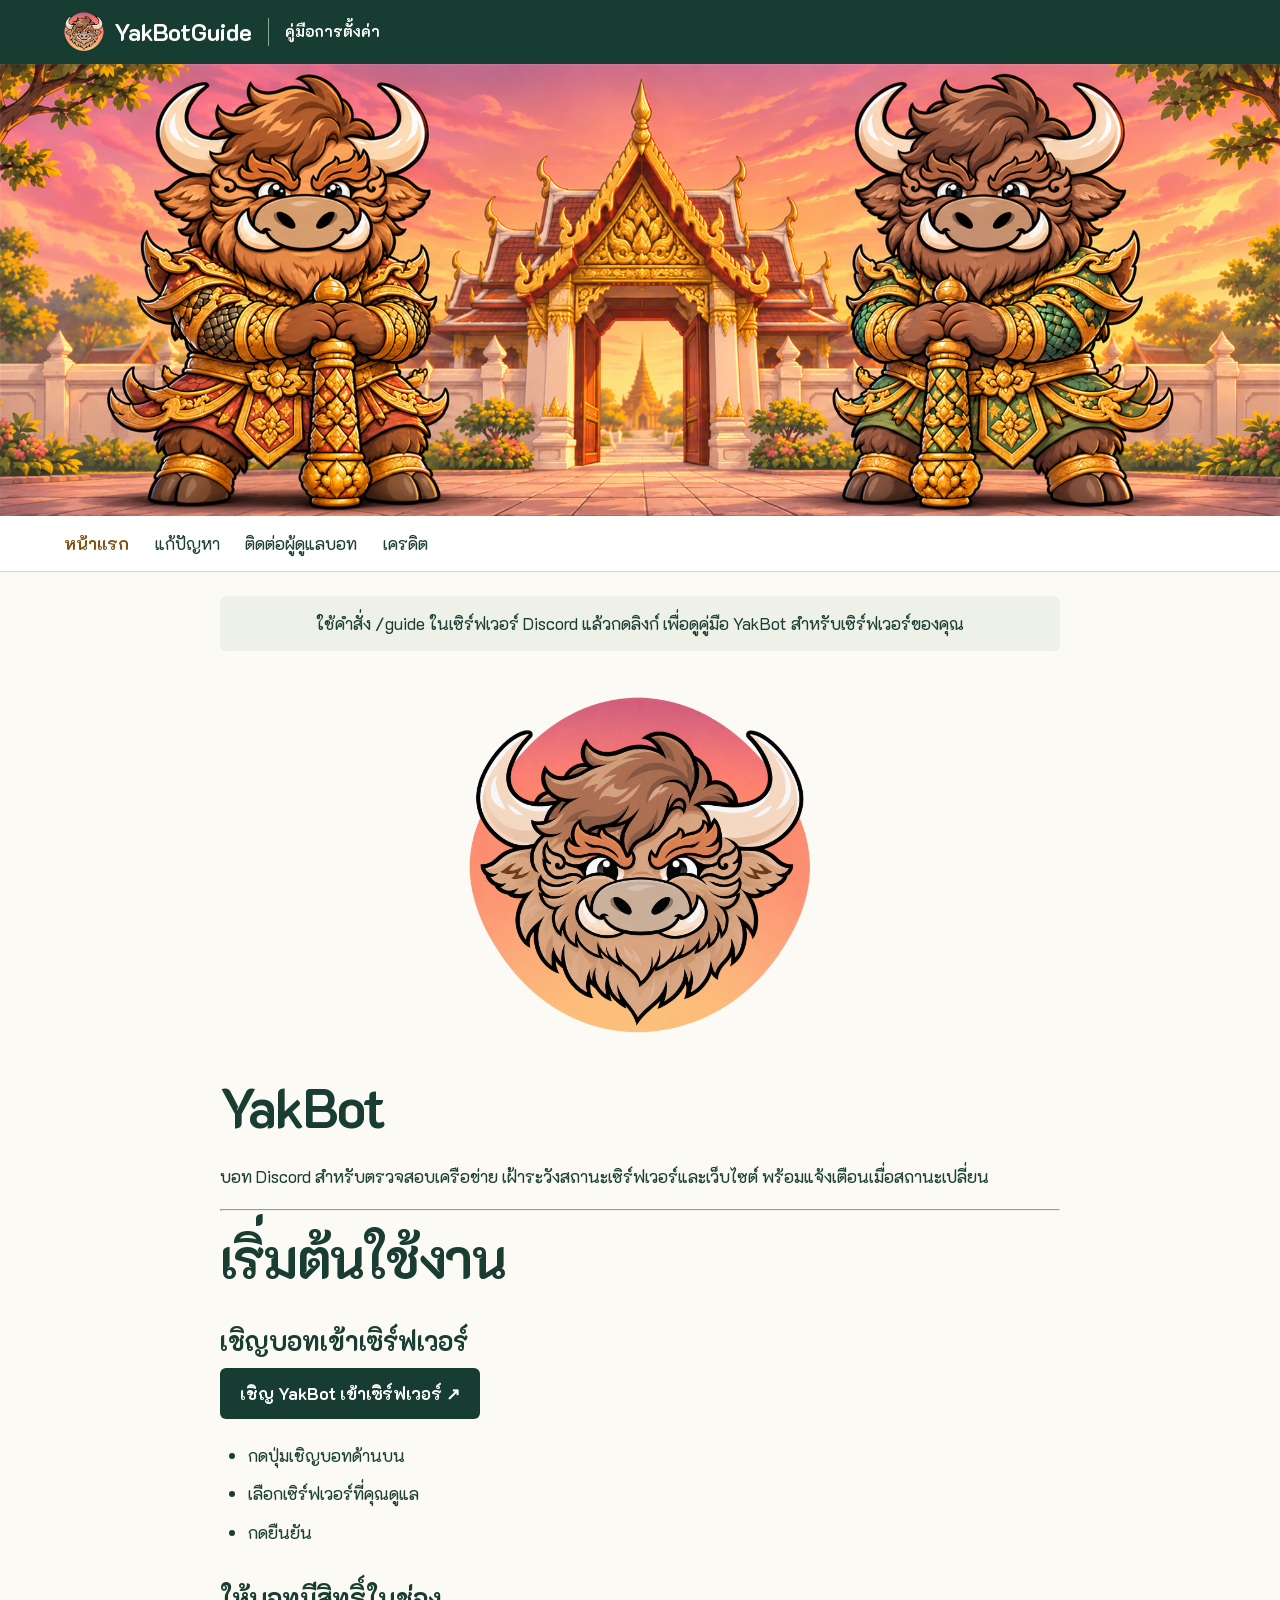
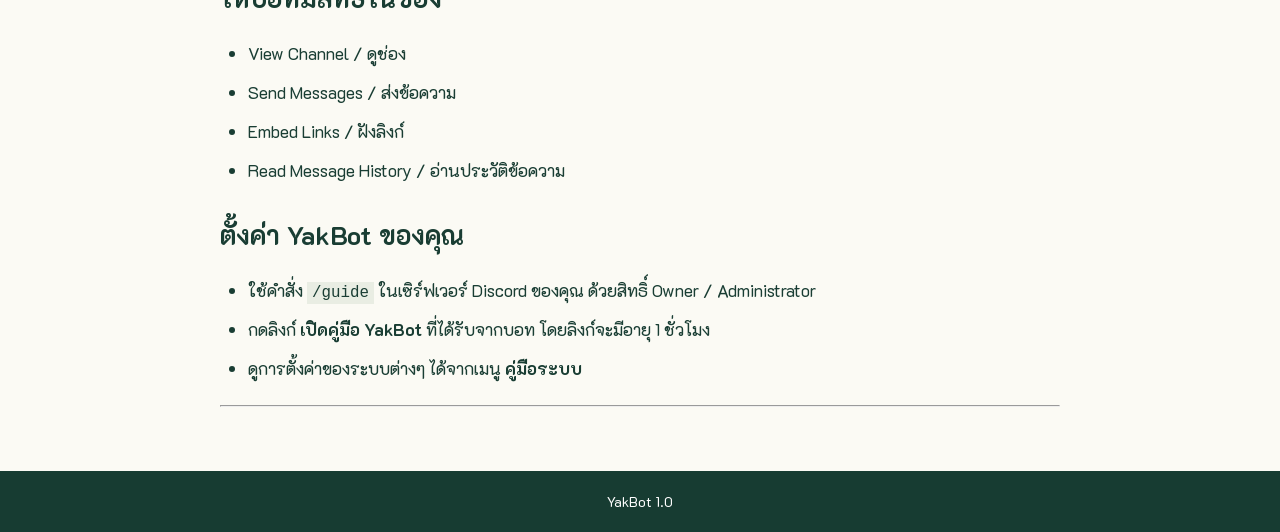
<file: index.html>
<!doctype html>
<html lang="th">
<head>
<meta charset="utf-8">
<meta name="viewport" content="width=device-width, initial-scale=1">
<title>หน้าแรก | YakBotGuide</title>
<link rel="icon" href="icon.png">
<link rel="stylesheet" href="style.css">
<script src="guide-key.js" defer></script>
<script src="guide-token.js" defer></script>
<script src="guide.js" defer></script>
</head>
<body>
<a class="skip" href="#content">ข้ามไปยังเนื้อหา</a>
<header><div class="bar"><a class="brand" href="index.html"><img src="icon.png" alt=""><b>YakBotGuide</b></a><span class="tag"><b>คู่มือการตั้งค่า</b></span>
<details class="mobile"><summary aria-label="เมนูหลัก"><span aria-hidden="true">☰</span> เมนู</summary><nav aria-label="เมนูหลักบนมือถือ"><a href="index.html" aria-current="page">หน้าแรก</a>
<details class="sub" hidden><summary>คู่มือระบบ</summary><div class="dropdown"><a href="network.html" data-guide-system="2" hidden>ตรวจเครือข่าย</a>
<a href="monitor.html" data-guide-system="4" hidden>มอนิเตอร์และแจ้งเตือน</a>
<a href="exchange.html" data-guide-system="5" hidden>อัตราแลกเปลี่ยน</a>
<a href="oil.html" data-guide-system="6" hidden>ราคาน้ำมัน PTT</a>
<a href="gold.html" data-guide-system="7" hidden>ราคาทองสมาคมฯ</a>
<a href="gold-hsh.html" data-guide-system="8" hidden>ราคาทองฮั่วเซ่งเฮง</a>
<a href="players.html" data-guide-system="9" hidden>ประกาศผู้เล่น</a></div></details>
<a href="help.html">แก้ปัญหา</a>
<a href="contact.html">ติดต่อผู้ดูแลบอท</a>
<a href="credits.html">เครดิต</a></nav></details></div></header>
<img class="banner" src="banner.png" alt="แบนเนอร์ YakBot">
<nav class="desk" aria-label="เมนูหลัก"><a href="index.html" aria-current="page">หน้าแรก</a>
<details class="sub" hidden><summary>คู่มือระบบ</summary><div class="dropdown"><a href="network.html" data-guide-system="2" hidden>ตรวจเครือข่าย</a>
<a href="monitor.html" data-guide-system="4" hidden>มอนิเตอร์และแจ้งเตือน</a>
<a href="exchange.html" data-guide-system="5" hidden>อัตราแลกเปลี่ยน</a>
<a href="oil.html" data-guide-system="6" hidden>ราคาน้ำมัน PTT</a>
<a href="gold.html" data-guide-system="7" hidden>ราคาทองสมาคมฯ</a>
<a href="gold-hsh.html" data-guide-system="8" hidden>ราคาทองฮั่วเซ่งเฮง</a>
<a href="players.html" data-guide-system="9" hidden>ประกาศผู้เล่น</a></div></details>
<a href="help.html">แก้ปัญหา</a>
<a href="contact.html">ติดต่อผู้ดูแลบอท</a>
<a href="credits.html">เครดิต</a></nav>
<aside id="guide-status" class="guide-status" aria-live="polite">
<p align="center">ใช้คำสั่ง /guide ในเซิร์ฟเวอร์ Discord แล้วกดลิงก์ เพื่อดูคู่มือ YakBot สำหรับเซิร์ฟเวอร์ของคุณ</p>
<button type="button" hidden>เปลี่ยนเซิร์ฟเวอร์</button>
<noscript>เปิด JavaScript ในเบราว์เซอร์เพื่อตรวจลิงก์และแสดงคู่มือ</noscript>
</aside>
<main id="content">

<p align="center">
  <img src="icon.png" alt="YakBot" width="350">
</p>
<h1>YakBot</h1>
<p>บอท Discord สำหรับตรวจสอบเครือข่าย เฝ้าระวังสถานะเซิร์ฟเวอร์และเว็บไซต์ พร้อมแจ้งเตือนเมื่อสถานะเปลี่ยน</p>
<hr>
<h1 id="start">เริ่มต้นใช้งาน</h1>
<h2>เชิญบอทเข้าเซิร์ฟเวอร์</h2>
<a class="invite" href="https://discord.com/oauth2/authorize?client_id=1555179219745767465">เชิญ YakBot เข้าเซิร์ฟเวอร์ ↗</a>
<ul>
<li>กดปุ่มเชิญบอทด้านบน</li>
<li>เลือกเซิร์ฟเวอร์ที่คุณดูแล</li>
<li>กดยืนยัน</li>
</ul>
<h2>ให้บอทมีสิทธิ์ในช่อง</h2>
<ul>
<li>View Channel / ดูช่อง</li>
<li>Send Messages / ส่งข้อความ</li>
<li>Embed Links / ฝังลิงก์</li>
<li>Read Message History / อ่านประวัติข้อความ</li>
</ul>
<h2>ตั้งค่า YakBot ของคุณ</h2>
<ul>
<li>ใช้คำสั่ง <code>/guide</code> ในเซิร์ฟเวอร์ Discord ของคุณ ด้วยสิทธิ์ Owner / Administrator</li>
<li>กดลิงก์ <strong>เปิดคู่มือ YakBot</strong> ที่ได้รับจากบอท โดยลิงก์จะมีอายุ 1 ชั่วโมง</li>
<li>ดูการตั้งค่าของระบบต่างๆ ได้จากเมนู <strong>คู่มือระบบ</strong></li>
</ul>
<hr>
</main><footer align="center">YakBot 1.0</footer>
</body></html>
</file>
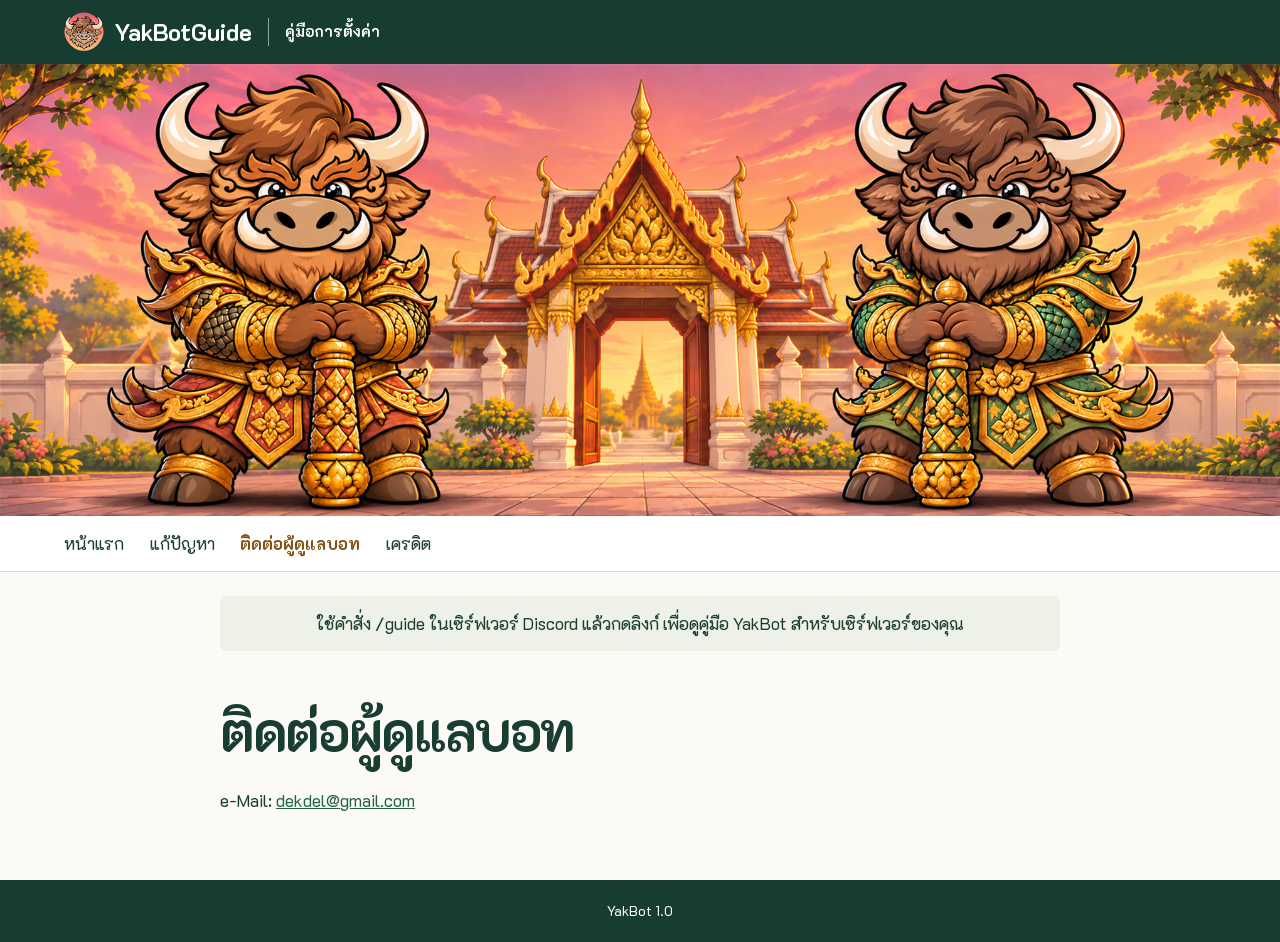
<file: contact.html>
<!doctype html>
<html lang="th">
<head>
<meta charset="utf-8">
<meta name="viewport" content="width=device-width, initial-scale=1">
<title>ติดต่อผู้ดูแลบอท | YakBotGuide</title>
<link rel="icon" href="icon.png">
<link rel="stylesheet" href="style.css">
<script src="guide-key.js" defer></script>
<script src="guide-token.js" defer></script>
<script src="guide.js" defer></script>
</head>
<body>
<a class="skip" href="#content">ข้ามไปยังเนื้อหา</a>
<header><div class="bar"><a class="brand" href="index.html"><img src="icon.png" alt=""><b>YakBotGuide</b></a><span class="tag"><b>คู่มือการตั้งค่า</b></span>
<details class="mobile"><summary aria-label="เมนูหลัก"><span aria-hidden="true">☰</span> เมนู</summary><nav aria-label="เมนูหลักบนมือถือ"><a href="index.html">หน้าแรก</a>
<details class="sub" hidden><summary>คู่มือระบบ</summary><div class="dropdown"><a href="network.html" data-guide-system="2" hidden>ตรวจเครือข่าย</a>
<a href="monitor.html" data-guide-system="4" hidden>มอนิเตอร์และแจ้งเตือน</a>
<a href="exchange.html" data-guide-system="5" hidden>อัตราแลกเปลี่ยน</a>
<a href="oil.html" data-guide-system="6" hidden>ราคาน้ำมัน PTT</a>
<a href="gold.html" data-guide-system="7" hidden>ราคาทองสมาคมฯ</a>
<a href="gold-hsh.html" data-guide-system="8" hidden>ราคาทองฮั่วเซ่งเฮง</a>
<a href="players.html" data-guide-system="9" hidden>ประกาศผู้เล่น</a></div></details>
<a href="help.html">แก้ปัญหา</a>
<a href="contact.html" aria-current="page">ติดต่อผู้ดูแลบอท</a>
<a href="credits.html">เครดิต</a></nav></details></div></header>
<img class="banner" src="banner.png" alt="แบนเนอร์ YakBot">
<nav class="desk" aria-label="เมนูหลัก"><a href="index.html">หน้าแรก</a>
<details class="sub" hidden><summary>คู่มือระบบ</summary><div class="dropdown"><a href="network.html" data-guide-system="2" hidden>ตรวจเครือข่าย</a>
<a href="monitor.html" data-guide-system="4" hidden>มอนิเตอร์และแจ้งเตือน</a>
<a href="exchange.html" data-guide-system="5" hidden>อัตราแลกเปลี่ยน</a>
<a href="oil.html" data-guide-system="6" hidden>ราคาน้ำมัน PTT</a>
<a href="gold.html" data-guide-system="7" hidden>ราคาทองสมาคมฯ</a>
<a href="gold-hsh.html" data-guide-system="8" hidden>ราคาทองฮั่วเซ่งเฮง</a>
<a href="players.html" data-guide-system="9" hidden>ประกาศผู้เล่น</a></div></details>
<a href="help.html">แก้ปัญหา</a>
<a href="contact.html" aria-current="page">ติดต่อผู้ดูแลบอท</a>
<a href="credits.html">เครดิต</a></nav>
<aside id="guide-status" class="guide-status" aria-live="polite">
<p align="center">ใช้คำสั่ง /guide ในเซิร์ฟเวอร์ Discord แล้วกดลิงก์ เพื่อดูคู่มือ YakBot สำหรับเซิร์ฟเวอร์ของคุณ</p>
<button type="button" hidden>เปลี่ยนเซิร์ฟเวอร์</button>
<noscript>เปิด JavaScript ในเบราว์เซอร์เพื่อตรวจลิงก์และแสดงคู่มือ</noscript>
</aside>
<main id="content">

<h1>ติดต่อผู้ดูแลบอท</h1>
<p>e-Mail: <a href="mailto:dekdel@gmail.com">dekdel@gmail.com</a></p>
</main><footer align="center">YakBot 1.0</footer>
</body></html>
</file>
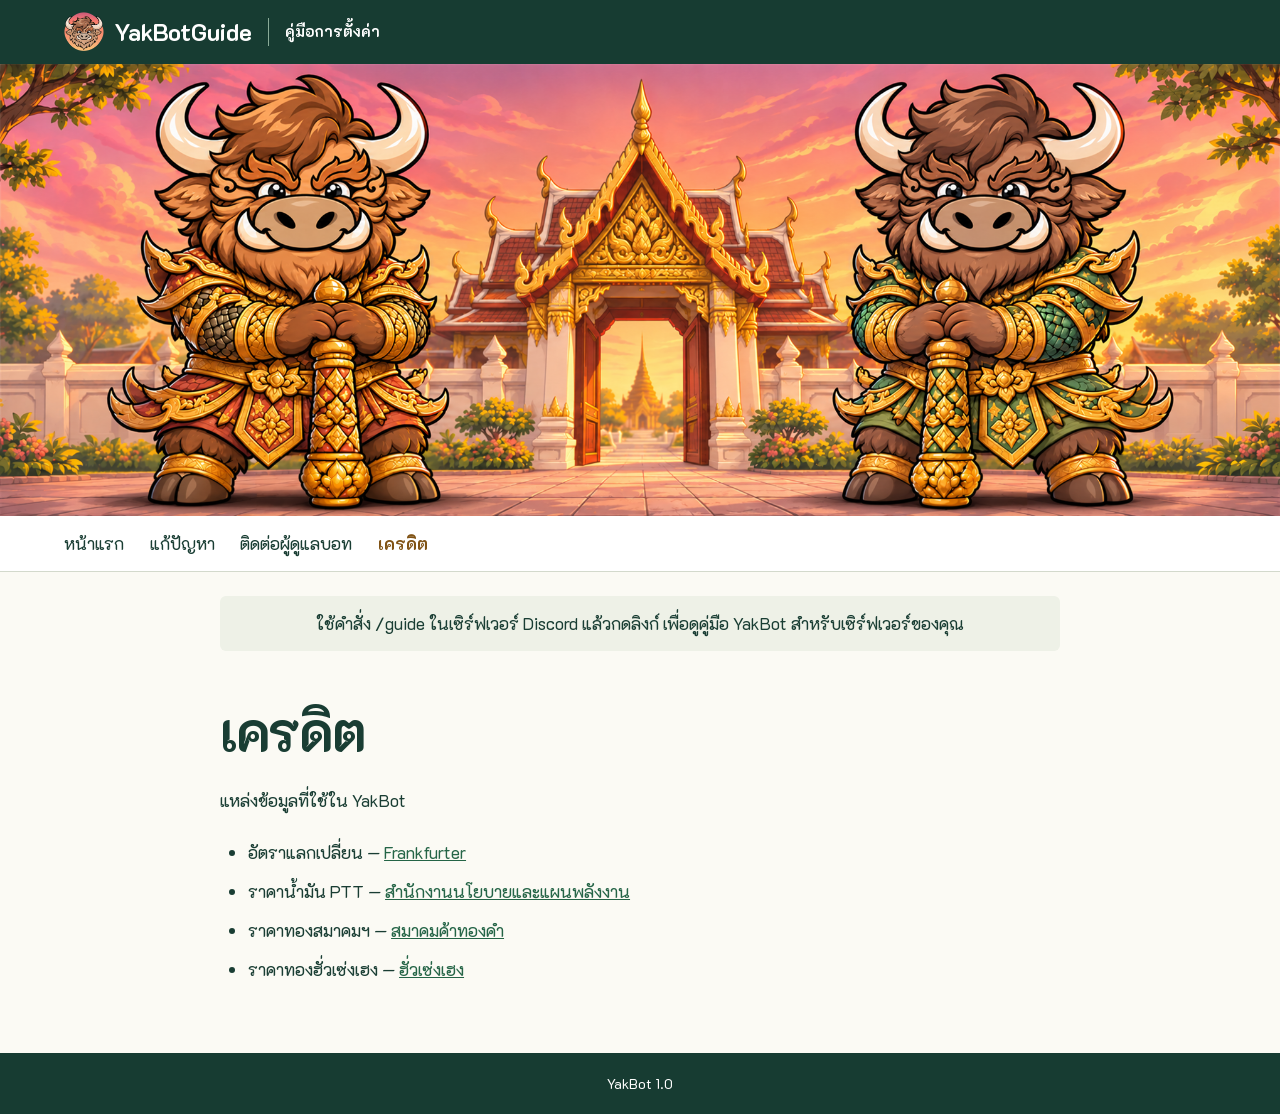
<file: credits.html>
<!doctype html>
<html lang="th">
<head>
<meta charset="utf-8">
<meta name="viewport" content="width=device-width, initial-scale=1">
<title>เครดิต | YakBotGuide</title>
<link rel="icon" href="icon.png">
<link rel="stylesheet" href="style.css">
<script src="guide-key.js" defer></script>
<script src="guide-token.js" defer></script>
<script src="guide.js" defer></script>
</head>
<body>
<a class="skip" href="#content">ข้ามไปยังเนื้อหา</a>
<header><div class="bar"><a class="brand" href="index.html"><img src="icon.png" alt=""><b>YakBotGuide</b></a><span class="tag"><b>คู่มือการตั้งค่า</b></span>
<details class="mobile"><summary aria-label="เมนูหลัก"><span aria-hidden="true">☰</span> เมนู</summary><nav aria-label="เมนูหลักบนมือถือ"><a href="index.html">หน้าแรก</a>
<details class="sub" hidden><summary>คู่มือระบบ</summary><div class="dropdown"><a href="network.html" data-guide-system="2" hidden>ตรวจเครือข่าย</a>
<a href="monitor.html" data-guide-system="4" hidden>มอนิเตอร์และแจ้งเตือน</a>
<a href="exchange.html" data-guide-system="5" hidden>อัตราแลกเปลี่ยน</a>
<a href="oil.html" data-guide-system="6" hidden>ราคาน้ำมัน PTT</a>
<a href="gold.html" data-guide-system="7" hidden>ราคาทองสมาคมฯ</a>
<a href="gold-hsh.html" data-guide-system="8" hidden>ราคาทองฮั่วเซ่งเฮง</a>
<a href="players.html" data-guide-system="9" hidden>ประกาศผู้เล่น</a></div></details>
<a href="help.html">แก้ปัญหา</a>
<a href="contact.html">ติดต่อผู้ดูแลบอท</a>
<a href="credits.html" aria-current="page">เครดิต</a></nav></details></div></header>
<img class="banner" src="banner.png" alt="แบนเนอร์ YakBot">
<nav class="desk" aria-label="เมนูหลัก"><a href="index.html">หน้าแรก</a>
<details class="sub" hidden><summary>คู่มือระบบ</summary><div class="dropdown"><a href="network.html" data-guide-system="2" hidden>ตรวจเครือข่าย</a>
<a href="monitor.html" data-guide-system="4" hidden>มอนิเตอร์และแจ้งเตือน</a>
<a href="exchange.html" data-guide-system="5" hidden>อัตราแลกเปลี่ยน</a>
<a href="oil.html" data-guide-system="6" hidden>ราคาน้ำมัน PTT</a>
<a href="gold.html" data-guide-system="7" hidden>ราคาทองสมาคมฯ</a>
<a href="gold-hsh.html" data-guide-system="8" hidden>ราคาทองฮั่วเซ่งเฮง</a>
<a href="players.html" data-guide-system="9" hidden>ประกาศผู้เล่น</a></div></details>
<a href="help.html">แก้ปัญหา</a>
<a href="contact.html">ติดต่อผู้ดูแลบอท</a>
<a href="credits.html" aria-current="page">เครดิต</a></nav>
<aside id="guide-status" class="guide-status" aria-live="polite">
<p align="center">ใช้คำสั่ง /guide ในเซิร์ฟเวอร์ Discord แล้วกดลิงก์ เพื่อดูคู่มือ YakBot สำหรับเซิร์ฟเวอร์ของคุณ</p>
<button type="button" hidden>เปลี่ยนเซิร์ฟเวอร์</button>
<noscript>เปิด JavaScript ในเบราว์เซอร์เพื่อตรวจลิงก์และแสดงคู่มือ</noscript>
</aside>
<main id="content">

<h1>เครดิต</h1>
<p>แหล่งข้อมูลที่ใช้ใน YakBot</p>
<ul>
<li>อัตราแลกเปลี่ยน — <a href="https://frankfurter.dev/th/" target="_blank">Frankfurter</a></li>
<li>ราคาน้ำมัน PTT — <a href="https://www.eppo.go.th/data-energy-statistic/energy-price-th/%e0%b8%a3%e0%b8%b2%e0%b8%84%e0%b8%b2%e0%b8%82%e0%b8%b2%e0%b8%a2%e0%b8%9b%e0%b8%a5%e0%b8%b5%e0%b8%81%e0%b8%99%e0%b9%89%e0%b8%b3%e0%b8%a1%e0%b8%b1%e0%b8%99/" target="_blank">สำนักงานนโยบายและแผนพลังงาน</a></li>
<li>ราคาทองสมาคมฯ — <a href="https://goldtraders.or.th/" target="_blank">สมาคมค้าทองคำ</a></li>
<li>ราคาทองฮั่วเซ่งเฮง — <a href="https://www.huasengheng.com/" target="_blank">ฮั่วเซ่งเฮง</a></li>
</ul>
</main><footer align="center">YakBot 1.0</footer>
</body></html>
</file>
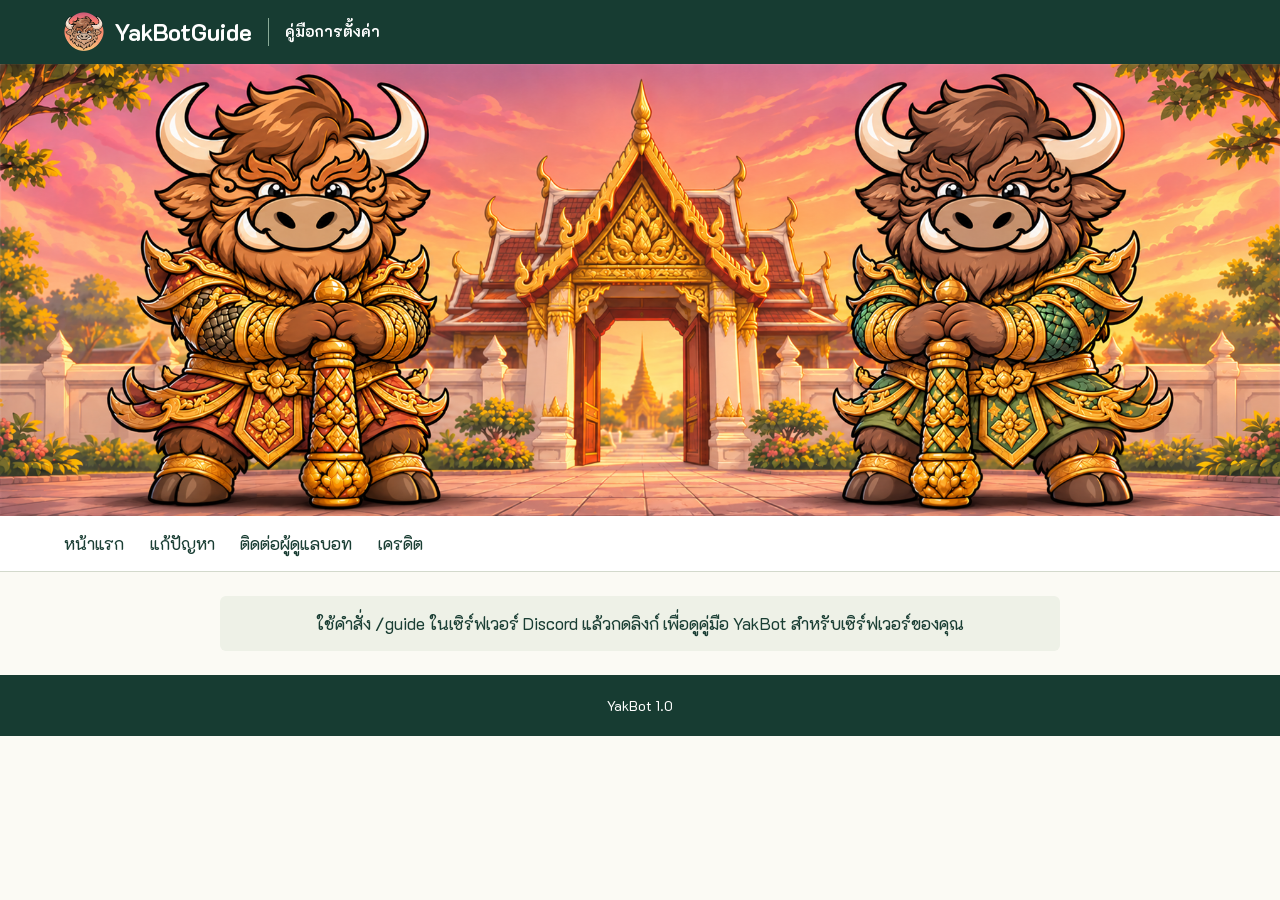
<file: exchange.html>
<!doctype html>
<html lang="th">
<head>
<meta charset="utf-8">
<meta name="viewport" content="width=device-width, initial-scale=1">
<title>อัตราแลกเปลี่ยน | YakBotGuide</title>
<link rel="icon" href="icon.png">
<link rel="stylesheet" href="style.css">
<script src="guide-key.js" defer></script>
<script src="guide-token.js" defer></script>
<script src="guide.js" defer></script>
</head>
<body>
<a class="skip" href="#content">ข้ามไปยังเนื้อหา</a>
<header><div class="bar"><a class="brand" href="index.html"><img src="icon.png" alt=""><b>YakBotGuide</b></a><span class="tag"><b>คู่มือการตั้งค่า</b></span>
<details class="mobile"><summary aria-label="เมนูหลัก"><span aria-hidden="true">☰</span> เมนู</summary><nav aria-label="เมนูหลักบนมือถือ"><a href="index.html">หน้าแรก</a>
<details class="sub" hidden><summary class="selected">คู่มือระบบ</summary><div class="dropdown"><a href="network.html" data-guide-system="2" hidden>ตรวจเครือข่าย</a>
<a href="monitor.html" data-guide-system="4" hidden>มอนิเตอร์และแจ้งเตือน</a>
<a href="exchange.html" data-guide-system="5" hidden aria-current="page">อัตราแลกเปลี่ยน</a>
<a href="oil.html" data-guide-system="6" hidden>ราคาน้ำมัน PTT</a>
<a href="gold.html" data-guide-system="7" hidden>ราคาทองสมาคมฯ</a>
<a href="gold-hsh.html" data-guide-system="8" hidden>ราคาทองฮั่วเซ่งเฮง</a>
<a href="players.html" data-guide-system="9" hidden>ประกาศผู้เล่น</a></div></details>
<a href="help.html">แก้ปัญหา</a>
<a href="contact.html">ติดต่อผู้ดูแลบอท</a>
<a href="credits.html">เครดิต</a></nav></details></div></header>
<img class="banner" src="banner.png" alt="แบนเนอร์ YakBot">
<nav class="desk" aria-label="เมนูหลัก"><a href="index.html">หน้าแรก</a>
<details class="sub" hidden><summary class="selected">คู่มือระบบ</summary><div class="dropdown"><a href="network.html" data-guide-system="2" hidden>2 · ตรวจเครือข่าย</a>
<a href="monitor.html" data-guide-system="4" hidden>มอนิเตอร์และแจ้งเตือน</a>
<a href="exchange.html" data-guide-system="5" hidden aria-current="page">อัตราแลกเปลี่ยน</a>
<a href="oil.html" data-guide-system="6" hidden>ราคาน้ำมัน PTT</a>
<a href="gold.html" data-guide-system="7" hidden>ราคาทองสมาคมฯ</a>
<a href="gold-hsh.html" data-guide-system="8" hidden>ราคาทองฮั่วเซ่งเฮง</a>
<a href="players.html" data-guide-system="9" hidden>ประกาศผู้เล่น</a></div></details>
<a href="help.html">แก้ปัญหา</a>
<a href="contact.html">ติดต่อผู้ดูแลบอท</a>
<a href="credits.html">เครดิต</a></nav>
<aside id="guide-status" class="guide-status" aria-live="polite">
<p align="center">ใช้คำสั่ง /guide ในเซิร์ฟเวอร์ Discord แล้วกดลิงก์ เพื่อดูคู่มือ YakBot สำหรับเซิร์ฟเวอร์ของคุณ</p>
<button type="button" hidden>เปลี่ยนเซิร์ฟเวอร์</button>
<noscript>เปิด JavaScript ในเบราว์เซอร์เพื่อตรวจลิงก์และแสดงคู่มือ</noscript>
</aside>
<main id="content" data-guide-system="5" hidden>
<p class="eyebrow">ไม่เปิดเป็นสาธารณะ</p>
<h1>อัตราแลกเปลี่ยน</h1>
<p>ดูอัตราอ้างอิงของ 25 สกุลเงินเทียบกับบาท</p>
<h2>วิธีใช้งาน</h2><ol>
<li>ใช้ <code>/add-exchange-post</code> เลือกช่องโพสต์</li>
<li>ดูโพสต์ในช่องที่เลือก หรือใช้ <code>/list-exchange-post</code> เพื่อดู Post ID</li>
<li>เมื่อต้องการย้ายช่อง ใช้ <code>/update-exchange-post</code> แล้วเลือก ID หากต้องการลบ ใช้ <code>/remove-exchange-post</code></li></ol>
</main><footer align="center">YakBot 1.0</footer>
</body></html>
</file>
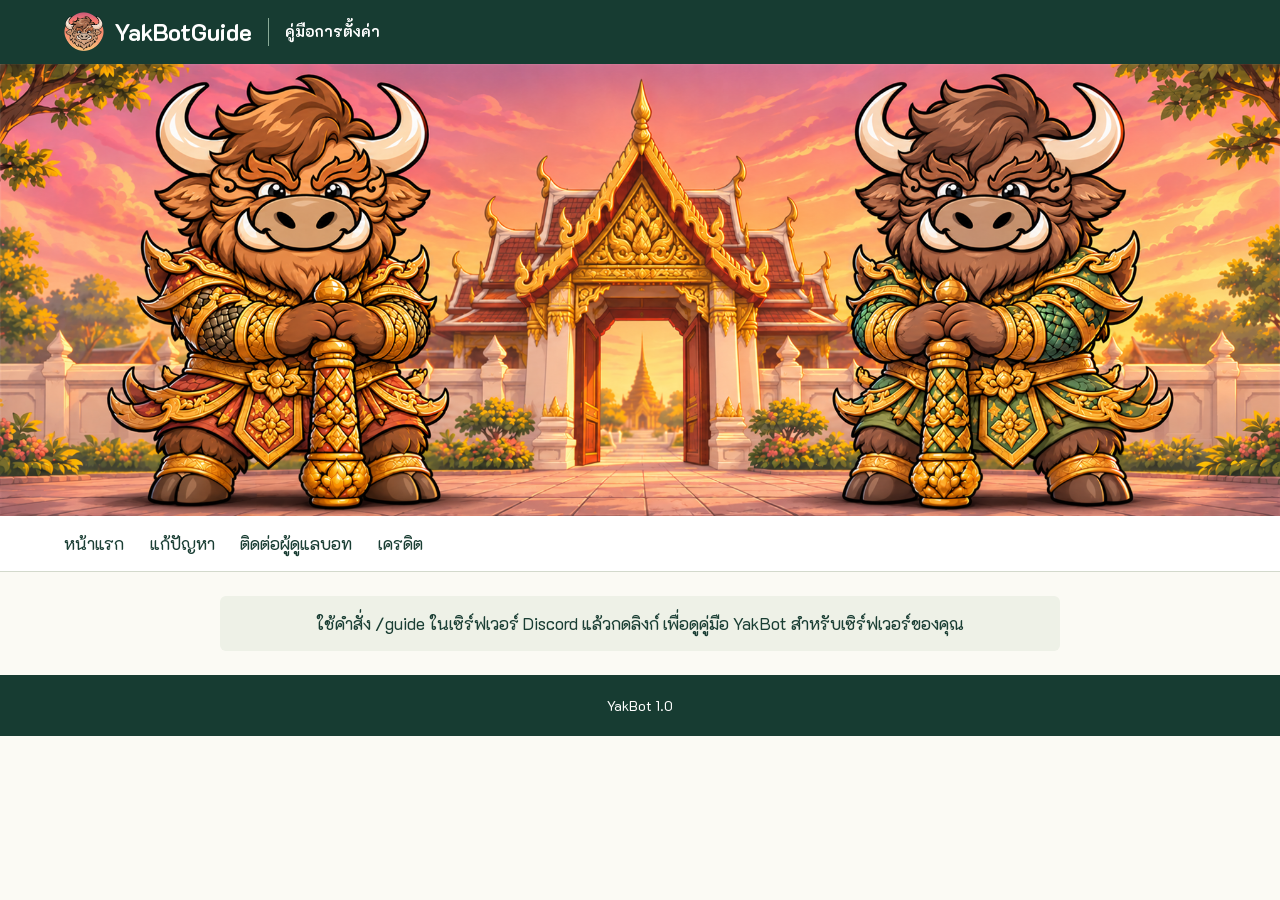
<file: gold-hsh.html>
<!doctype html>
<html lang="th">
<head>
<meta charset="utf-8">
<meta name="viewport" content="width=device-width, initial-scale=1">
<title>ราคาทองฮั่วเซ่งเฮง | YakBotGuide</title>
<link rel="icon" href="icon.png">
<link rel="stylesheet" href="style.css">
<script src="guide-key.js" defer></script>
<script src="guide-token.js" defer></script>
<script src="guide.js" defer></script>
</head>
<body>
<a class="skip" href="#content">ข้ามไปยังเนื้อหา</a>
<header><div class="bar"><a class="brand" href="index.html"><img src="icon.png" alt=""><b>YakBotGuide</b></a><span class="tag"><b>คู่มือการตั้งค่า</b></span>
<details class="mobile"><summary aria-label="เมนูหลัก"><span aria-hidden="true">☰</span> เมนู</summary><nav aria-label="เมนูหลักบนมือถือ"><a href="index.html">หน้าแรก</a>
<details class="sub" hidden><summary class="selected">คู่มือระบบ</summary><div class="dropdown"><a href="network.html" data-guide-system="2" hidden>ตรวจเครือข่าย</a>
<a href="monitor.html" data-guide-system="4" hidden>มอนิเตอร์และแจ้งเตือน</a>
<a href="exchange.html" data-guide-system="5" hidden>อัตราแลกเปลี่ยน</a>
<a href="oil.html" data-guide-system="6" hidden>ราคาน้ำมัน PTT</a>
<a href="gold.html" data-guide-system="7" hidden>ราคาทองสมาคมฯ</a>
<a href="gold-hsh.html" data-guide-system="8" hidden aria-current="page">ราคาทองฮั่วเซ่งเฮง</a>
<a href="players.html" data-guide-system="9" hidden>ประกาศผู้เล่น</a></div></details>
<a href="help.html">แก้ปัญหา</a>
<a href="contact.html">ติดต่อผู้ดูแลบอท</a>
<a href="credits.html">เครดิต</a></nav></details></div></header>
<img class="banner" src="banner.png" alt="แบนเนอร์ YakBot">
<nav class="desk" aria-label="เมนูหลัก"><a href="index.html">หน้าแรก</a>
<details class="sub" hidden><summary class="selected">คู่มือระบบ</summary><div class="dropdown"><a href="network.html" data-guide-system="2" hidden>ตรวจเครือข่าย</a>
<a href="monitor.html" data-guide-system="4" hidden>มอนิเตอร์และแจ้งเตือน</a>
<a href="exchange.html" data-guide-system="5" hidden>อัตราแลกเปลี่ยน</a>
<a href="oil.html" data-guide-system="6" hidden>ราคาน้ำมัน PTT</a>
<a href="gold.html" data-guide-system="7" hidden>ราคาทองสมาคมฯ</a>
<a href="gold-hsh.html" data-guide-system="8" hidden aria-current="page">ราคาทองฮั่วเซ่งเฮง</a>
<a href="players.html" data-guide-system="9" hidden>ประกาศผู้เล่น</a></div></details>
<a href="help.html">แก้ปัญหา</a>
<a href="contact.html">ติดต่อผู้ดูแลบอท</a>
<a href="credits.html">เครดิต</a></nav>
<aside id="guide-status" class="guide-status" aria-live="polite">
<p align="center">ใช้คำสั่ง /guide ในเซิร์ฟเวอร์ Discord แล้วกดลิงก์ เพื่อดูคู่มือ YakBot สำหรับเซิร์ฟเวอร์ของคุณ</p>
<button type="button" hidden>เปลี่ยนเซิร์ฟเวอร์</button>
<noscript>เปิด JavaScript ในเบราว์เซอร์เพื่อตรวจลิงก์และแสดงคู่มือ</noscript>
</aside>
<main id="content" data-guide-system="8" hidden>
<p class="eyebrow">ไม่เปิดเป็นสาธารณะ</p>
<h1>ราคาทองฮั่วเซ่งเฮง</h1>
<p>เปรียบเทียบราคาขายออกทองคำแท่งฮั่วเซ่งเฮงกับราคาสมาคมฯ และรับแจ้งเตือนเมื่อส่วนต่างเข้าเกณฑ์</p>
<h2>วิธีใช้งาน</h2><ol>
<li>ใช้ <code>/add-goldhsh-post</code> เลือกช่องโพสต์ ช่องแจ้งเตือน และเลือกว่าจะเปิดแจ้งเตือนหรือไม่</li>
<li>ดูโพสต์ในช่องที่เลือก หรือใช้ <code>/list-goldhsh-post</code> เพื่อดู Post ID</li>
<li>เมื่อต้องการย้ายช่อง ใช้ <code>/update-goldhsh-post</code> แล้วเลือก ID หากต้องการลบ ใช้ <code>/remove-goldhsh-post</code></li></ol>
</main><footer align="center">YakBot 1.0</footer>
</body></html>
</file>
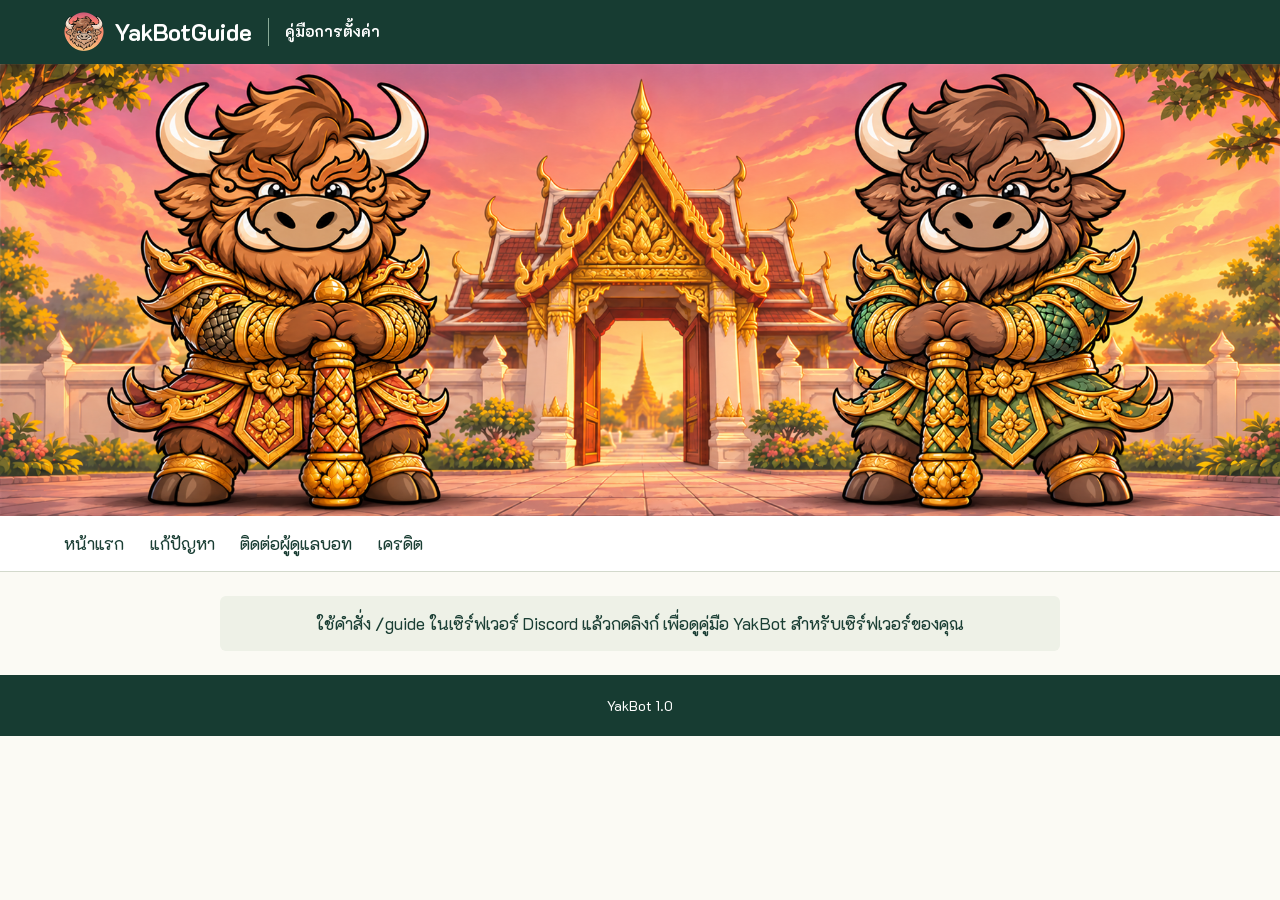
<file: gold.html>
<!doctype html>
<html lang="th">
<head>
<meta charset="utf-8">
<meta name="viewport" content="width=device-width, initial-scale=1">
<title>ราคาทองสมาคมฯ | YakBotGuide</title>
<link rel="icon" href="icon.png">
<link rel="stylesheet" href="style.css">
<script src="guide-key.js" defer></script>
<script src="guide-token.js" defer></script>
<script src="guide.js" defer></script>
</head>
<body>
<a class="skip" href="#content">ข้ามไปยังเนื้อหา</a>
<header><div class="bar"><a class="brand" href="index.html"><img src="icon.png" alt=""><b>YakBotGuide</b></a><span class="tag"><b>คู่มือการตั้งค่า</b></span>
<details class="mobile"><summary aria-label="เมนูหลัก"><span aria-hidden="true">☰</span> เมนู</summary><nav aria-label="เมนูหลักบนมือถือ"><a href="index.html">หน้าแรก</a>
<details class="sub" hidden><summary class="selected">คู่มือระบบ</summary><div class="dropdown"><a href="network.html" data-guide-system="2" hidden>ตรวจเครือข่าย</a>
<a href="monitor.html" data-guide-system="4" hidden>มอนิเตอร์และแจ้งเตือน</a>
<a href="exchange.html" data-guide-system="5" hidden>อัตราแลกเปลี่ยน</a>
<a href="oil.html" data-guide-system="6" hidden>ราคาน้ำมัน PTT</a>
<a href="gold.html" data-guide-system="7" hidden aria-current="page">ราคาทองสมาคมฯ</a>
<a href="gold-hsh.html" data-guide-system="8" hidden>ราคาทองฮั่วเซ่งเฮง</a>
<a href="players.html" data-guide-system="9" hidden>ประกาศผู้เล่น</a></div></details>
<a href="help.html">แก้ปัญหา</a>
<a href="contact.html">ติดต่อผู้ดูแลบอท</a>
<a href="credits.html">เครดิต</a></nav></details></div></header>
<img class="banner" src="banner.png" alt="แบนเนอร์ YakBot">
<nav class="desk" aria-label="เมนูหลัก"><a href="index.html">หน้าแรก</a>
<details class="sub" hidden><summary class="selected">คู่มือระบบ</summary><div class="dropdown"><a href="network.html" data-guide-system="2" hidden>ตรวจเครือข่าย</a>
<a href="monitor.html" data-guide-system="4" hidden>มอนิเตอร์และแจ้งเตือน</a>
<a href="exchange.html" data-guide-system="5" hidden>อัตราแลกเปลี่ยน</a>
<a href="oil.html" data-guide-system="6" hidden>ราคาน้ำมัน PTT</a>
<a href="gold.html" data-guide-system="7" hidden aria-current="page">ราคาทองสมาคมฯ</a>
<a href="gold-hsh.html" data-guide-system="8" hidden>ราคาทองฮั่วเซ่งเฮง</a>
<a href="players.html" data-guide-system="9" hidden>ประกาศผู้เล่น</a></div></details>
<a href="help.html">แก้ปัญหา</a>
<a href="contact.html">ติดต่อผู้ดูแลบอท</a>
<a href="credits.html">เครดิต</a></nav>
<aside id="guide-status" class="guide-status" aria-live="polite">
<p align="center">ใช้คำสั่ง /guide ในเซิร์ฟเวอร์ Discord แล้วกดลิงก์ เพื่อดูคู่มือ YakBot สำหรับเซิร์ฟเวอร์ของคุณ</p>
<button type="button" hidden>เปลี่ยนเซิร์ฟเวอร์</button>
<noscript>เปิด JavaScript ในเบราว์เซอร์เพื่อตรวจลิงก์และแสดงคู่มือ</noscript>
</aside>
<main id="content" data-guide-system="7" hidden>
<p class="eyebrow">ไม่เปิดเป็นสาธารณะ</p>
<h1>ราคาทองสมาคมฯ</h1>
<p>ติดตามราคารับซื้อและขายออกของทองคำแท่งและทองรูปพรรณ 96.5%</p>
<h2>วิธีใช้งาน</h2><ol>
<li>ใช้ <code>/add-goldprices-post</code> เลือกช่องโพสต์ ช่องแจ้งเตือน และเลือกว่าจะเปิดแจ้งเตือนหรือไม่</li>
<li>ดูโพสต์ในช่องที่เลือก หรือใช้ <code>/list-goldprices-post</code> เพื่อดู Post ID</li>
<li>เมื่อต้องการย้ายช่อง ใช้ <code>/update-goldprices-post</code> แล้วเลือก ID หากต้องการลบ ใช้ <code>/remove-goldprices-post</code></li></ol>
</main><footer align="center">YakBot 1.0</footer>
</body></html>
</file>
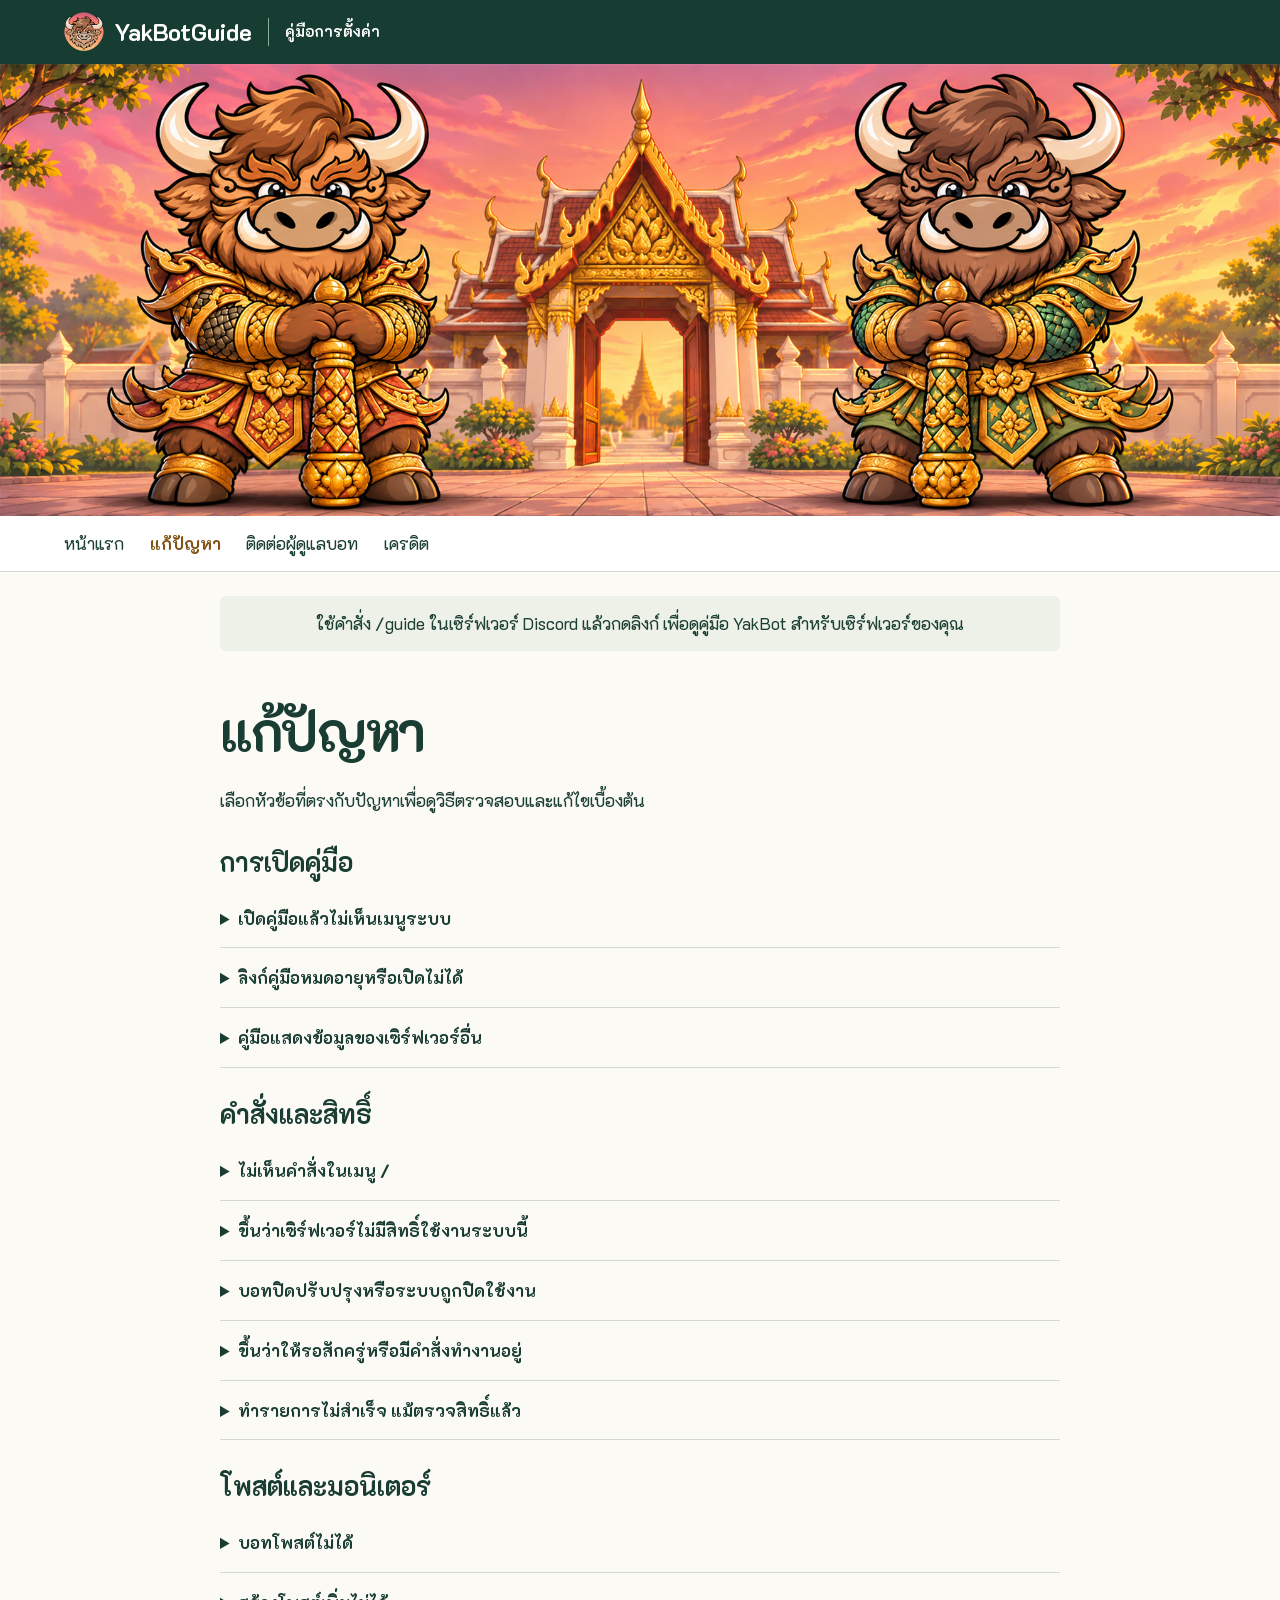
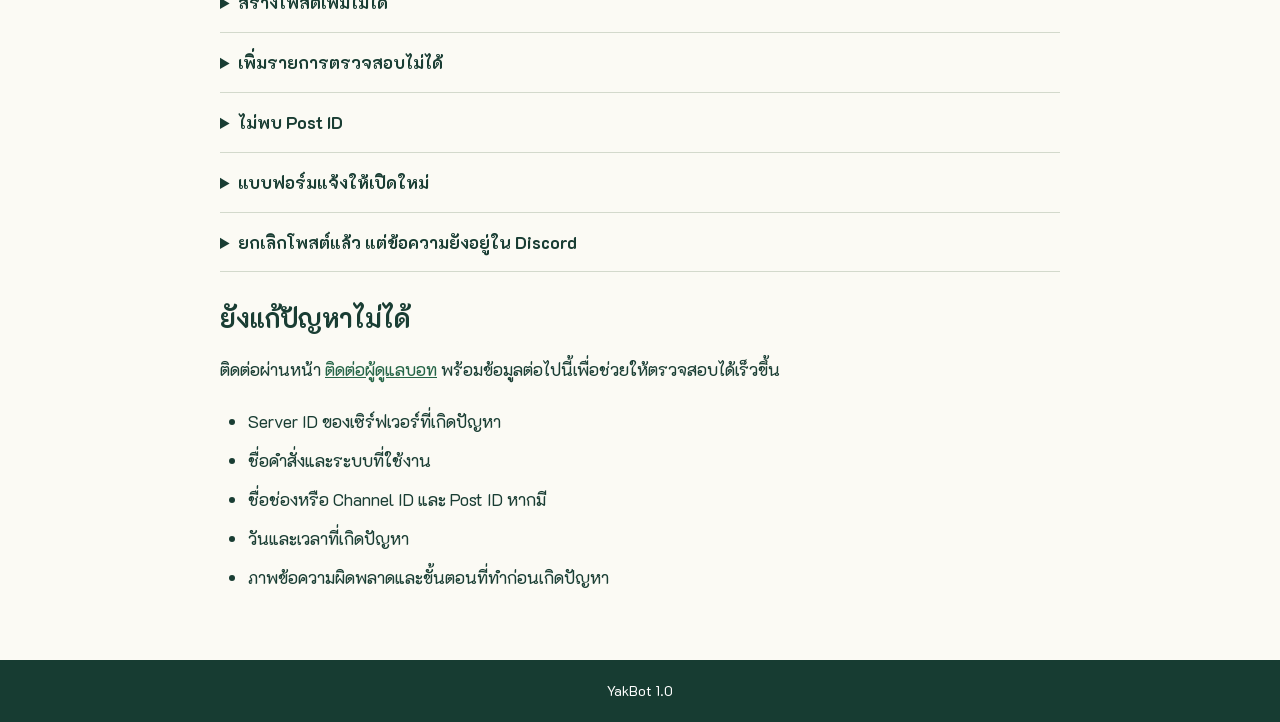
<file: help.html>
<!doctype html>
<html lang="th">
<head>
<meta charset="utf-8">
<meta name="viewport" content="width=device-width, initial-scale=1">
<title>แก้ปัญหา | YakBotGuide</title>
<link rel="icon" href="icon.png">
<link rel="stylesheet" href="style.css">
<script src="guide-key.js" defer></script>
<script src="guide-token.js" defer></script>
<script src="guide.js" defer></script>
</head>
<body>
<a class="skip" href="#content">ข้ามไปยังเนื้อหา</a>
<header><div class="bar"><a class="brand" href="index.html"><img src="icon.png" alt=""><b>YakBotGuide</b></a><span class="tag"><b>คู่มือการตั้งค่า</b></span>
<details class="mobile"><summary aria-label="เมนูหลัก"><span aria-hidden="true">☰</span> เมนู</summary><nav aria-label="เมนูหลักบนมือถือ"><a href="index.html">หน้าแรก</a>
<details class="sub" hidden><summary>คู่มือระบบ</summary><div class="dropdown"><a href="network.html" data-guide-system="2" hidden>ตรวจเครือข่าย</a>
<a href="monitor.html" data-guide-system="4" hidden>มอนิเตอร์และแจ้งเตือน</a>
<a href="exchange.html" data-guide-system="5" hidden>อัตราแลกเปลี่ยน</a>
<a href="oil.html" data-guide-system="6" hidden>ราคาน้ำมัน PTT</a>
<a href="gold.html" data-guide-system="7" hidden>ราคาทองสมาคมฯ</a>
<a href="gold-hsh.html" data-guide-system="8" hidden>ราคาทองฮั่วเซ่งเฮง</a>
<a href="players.html" data-guide-system="9" hidden>ประกาศผู้เล่น</a></div></details>
<a href="help.html" aria-current="page">แก้ปัญหา</a>
<a href="contact.html">ติดต่อผู้ดูแลบอท</a>
<a href="credits.html">เครดิต</a></nav></details></div></header>
<img class="banner" src="banner.png" alt="แบนเนอร์ YakBot">
<nav class="desk" aria-label="เมนูหลัก"><a href="index.html">หน้าแรก</a>
<details class="sub" hidden><summary>คู่มือระบบ</summary><div class="dropdown"><a href="network.html" data-guide-system="2" hidden>ตรวจเครือข่าย</a>
<a href="monitor.html" data-guide-system="4" hidden>มอนิเตอร์และแจ้งเตือน</a>
<a href="exchange.html" data-guide-system="5" hidden>อัตราแลกเปลี่ยน</a>
<a href="oil.html" data-guide-system="6" hidden>ราคาน้ำมัน PTT</a>
<a href="gold.html" data-guide-system="7" hidden>ราคาทองสมาคมฯ</a>
<a href="gold-hsh.html" data-guide-system="8" hidden>ราคาทองฮั่วเซ่งเฮง</a>
<a href="players.html" data-guide-system="9" hidden>ประกาศผู้เล่น</a></div></details>
<a href="help.html" aria-current="page">แก้ปัญหา</a>
<a href="contact.html">ติดต่อผู้ดูแลบอท</a>
<a href="credits.html">เครดิต</a></nav>
<aside id="guide-status" class="guide-status" aria-live="polite">
<p align="center">ใช้คำสั่ง /guide ในเซิร์ฟเวอร์ Discord แล้วกดลิงก์ เพื่อดูคู่มือ YakBot สำหรับเซิร์ฟเวอร์ของคุณ</p>
<button type="button" hidden>เปลี่ยนเซิร์ฟเวอร์</button>
<noscript>เปิด JavaScript ในเบราว์เซอร์เพื่อตรวจลิงก์และแสดงคู่มือ</noscript>
</aside>
<main id="content">
<h1>แก้ปัญหา</h1>
<p>เลือกหัวข้อที่ตรงกับปัญหาเพื่อดูวิธีตรวจสอบและแก้ไขเบื้องต้น</p>

<h2>การเปิดคู่มือ</h2>
<details><summary>เปิดคู่มือแล้วไม่เห็นเมนูระบบ</summary>
<p>ใช้คำสั่ง <code>/guide</code> ในเซิร์ฟเวอร์ Discord ที่ต้องการ แล้วเปิดลิงก์ที่ได้รับจากบอท เมนูจะแสดงตามระบบที่เซิร์ฟเวอร์นั้นมีสิทธิ์และเปิดใช้งานอยู่ หากระบบที่ต้องการยังไม่ปรากฏ ให้ติดต่อผู้ดูแลบอทเพื่อตรวจสอบสิทธิ์</p>
</details>
<details><summary>ลิงก์คู่มือหมดอายุหรือเปิดไม่ได้</summary>
<p>ลิงก์คู่มือมีอายุ 1 ชั่วโมง ให้ใช้ <code>/guide</code> เพื่อขอลิงก์ใหม่ แล้วเปิดจากข้อความตอบกลับของบอทโดยตรง ตรวจว่าเบราว์เซอร์เปิดใช้งาน JavaScript หากลิงก์ใหม่ยังเปิดไม่ได้ ให้ติดต่อผู้ดูแลบอทพร้อมข้อความผิดพลาดที่แสดงบนหน้าเว็บ</p>
</details>
<details><summary>คู่มือแสดงข้อมูลของเซิร์ฟเวอร์อื่น</summary>
<p>ใช้ <code>/guide</code> ในเซิร์ฟเวอร์ที่ถูกต้อง แล้วเปิดลิงก์ใหม่ หากต้องการล้างเซิร์ฟเวอร์ที่เลือกไว้ ให้กดปุ่ม <strong>เปลี่ยนเซิร์ฟเวอร์</strong> บนหน้าคู่มือก่อนเปิดลิงก์ใหม่</p>
</details>

<h2>คำสั่งและสิทธิ์</h2>
<details><summary>ไม่เห็นคำสั่งในเมนู /</summary>
<p>ใช้คำสั่งภายในเซิร์ฟเวอร์ที่มี YakBot และตรวจว่าคุณเป็นเจ้าของเซิร์ฟเวอร์หรือมีสิทธิ์ Administrator หากไม่เห็นคำสั่งของบางระบบ ให้ติดต่อผู้ดูแลบอทเพื่อตรวจว่าระบบนั้นเปิดใช้งานให้เซิร์ฟเวอร์แล้วหรือไม่</p>
</details>
<details><summary>ขึ้นว่าเซิร์ฟเวอร์ไม่มีสิทธิ์ใช้งานระบบนี้</summary>
<p>ติดต่อผู้ดูแลบอทพร้อม Server ID และชื่อระบบที่ต้องการใช้งาน เพื่อให้ตรวจสิทธิ์ของเซิร์ฟเวอร์ การให้สิทธิ์ Administrator กับผู้ใช้เพียงอย่างเดียวไม่ได้เปิดสิทธิ์ระบบเพิ่มเติมให้เซิร์ฟเวอร์</p>
</details>
<details><summary>บอทปิดปรับปรุงหรือระบบถูกปิดใช้งาน</summary>
<p>หากขึ้นว่า “บอทปิดปรับปรุงชั่วคราว” หรือ “ระบบนี้ถูกปิดใช้งานจากผู้พัฒนาระบบ” ให้รอประกาศหรือติดต่อผู้ดูแลบอทเพื่อตรวจสอบสถานะ</p>
</details>
<details><summary>ขึ้นว่าให้รอสักครู่หรือมีคำสั่งทำงานอยู่</summary>
<p>รอคำสั่งเดิมทำงานเสร็จแล้วจึงลองใหม่ หลีกเลี่ยงการส่งคำสั่งซ้ำติดกัน หากรอแล้วยังเกิดปัญหา ให้แจ้งชื่อคำสั่งและเวลาที่เกิดปัญหาแก่ผู้ดูแลบอท</p>
</details>
<details><summary>ทำรายการไม่สำเร็จ แม้ตรวจสิทธิ์แล้ว</summary>
<p>ตรวจสิทธิ์บอทในช่องที่ใช้งานตาม <a href="index.html#start">ขั้นตอนเริ่มต้นใช้งาน</a> หากยังทำรายการไม่ได้ ให้ส่งชื่อคำสั่ง เวลาที่เกิดปัญหา และภาพข้อความผิดพลาดให้ผู้ดูแลบอทตรวจสอบ</p>
</details>

<h2>โพสต์และมอนิเตอร์</h2>
<details><summary>บอทโพสต์ไม่ได้</summary>
<p>ตรวจสิทธิ์ View Channel, Send Messages, Embed Links และ Read Message History ในช่องโพสต์ตาม <a href="index.html#start">ขั้นตอนเริ่มต้นใช้งาน</a> รวมถึงสิทธิ์ที่กำหนดทับในระดับช่อง หากใช้ช่องแจ้งเตือนแยก ให้ตรวจสิทธิ์ดูช่อง ส่งข้อความ และฝังลิงก์ในช่องนั้นด้วย</p>
</details>
<details><summary>สร้างโพสต์เพิ่มไม่ได้</summary>
<p>ตรวจจำนวนโพสต์เดิมด้วยคำสั่ง list ของระบบ หากต้องการเพียงย้ายช่อง ให้ใช้คำสั่ง update แล้วเลือก Post ID เดิม หากถึงจำนวนโพสต์ที่ได้รับอนุญาต ให้ติดต่อผู้ดูแลบอทเพื่อตรวจสอบโควตา</p>
</details>
<details><summary>เพิ่มรายการตรวจสอบไม่ได้</summary>
<p>สร้างโพสต์ด้วย <code>/add-monitor-post</code> ก่อนเพิ่ม target แล้วเลือก Post ID ของโพสต์นั้น ตรวจข้อมูลในแบบฟอร์มให้ครบ โดย Port ต้องเป็นจำนวนเต็มระหว่าง 1 ถึง 65535</p>
</details>
<details><summary>ไม่พบ Post ID</summary>
<p>ตรวจรายการโพสต์ด้วยคำสั่ง list ของระบบที่ต้องการ และใช้คำสั่งในเซิร์ฟเวอร์ที่สร้างโพสต์นั้น ตรวจว่าเลือก Post ID ถูกต้องและโพสต์ยังไม่ได้ถูกลบ</p>
</details>
<details><summary>แบบฟอร์มแจ้งให้เปิดใหม่</summary>
<p>เรียกคำสั่งเพิ่มรายการตรวจสอบอีกครั้ง แล้วกรอกและส่งแบบฟอร์มที่เปิดขึ้นใหม่ หากยังพบปัญหา ให้แจ้งผู้ดูแลบอทพร้อมชื่อคำสั่งและภาพข้อความผิดพลาด</p>
</details>
<details><summary>ยกเลิกโพสต์แล้ว แต่ข้อความยังอยู่ใน Discord</summary>
<p>หากบอทแจ้งว่า “ยกเลิกโพสต์แล้ว แต่ลบข้อความใน Discord ไม่สำเร็จ” การยกเลิกโพสต์เสร็จแล้ว แต่ต้องให้แอดมินลบข้อความเดิมในช่องด้วยตนเอง</p>
</details>

<h2>ยังแก้ปัญหาไม่ได้</h2>
<p>ติดต่อผ่านหน้า <a href="contact.html">ติดต่อผู้ดูแลบอท</a> พร้อมข้อมูลต่อไปนี้เพื่อช่วยให้ตรวจสอบได้เร็วขึ้น</p>
<ul>
<li>Server ID ของเซิร์ฟเวอร์ที่เกิดปัญหา</li>
<li>ชื่อคำสั่งและระบบที่ใช้งาน</li>
<li>ชื่อช่องหรือ Channel ID และ Post ID หากมี</li>
<li>วันและเวลาที่เกิดปัญหา</li>
<li>ภาพข้อความผิดพลาดและขั้นตอนที่ทำก่อนเกิดปัญหา</li>
</ul>
</main><footer align="center">YakBot 1.0</footer>
</body></html>
</file>
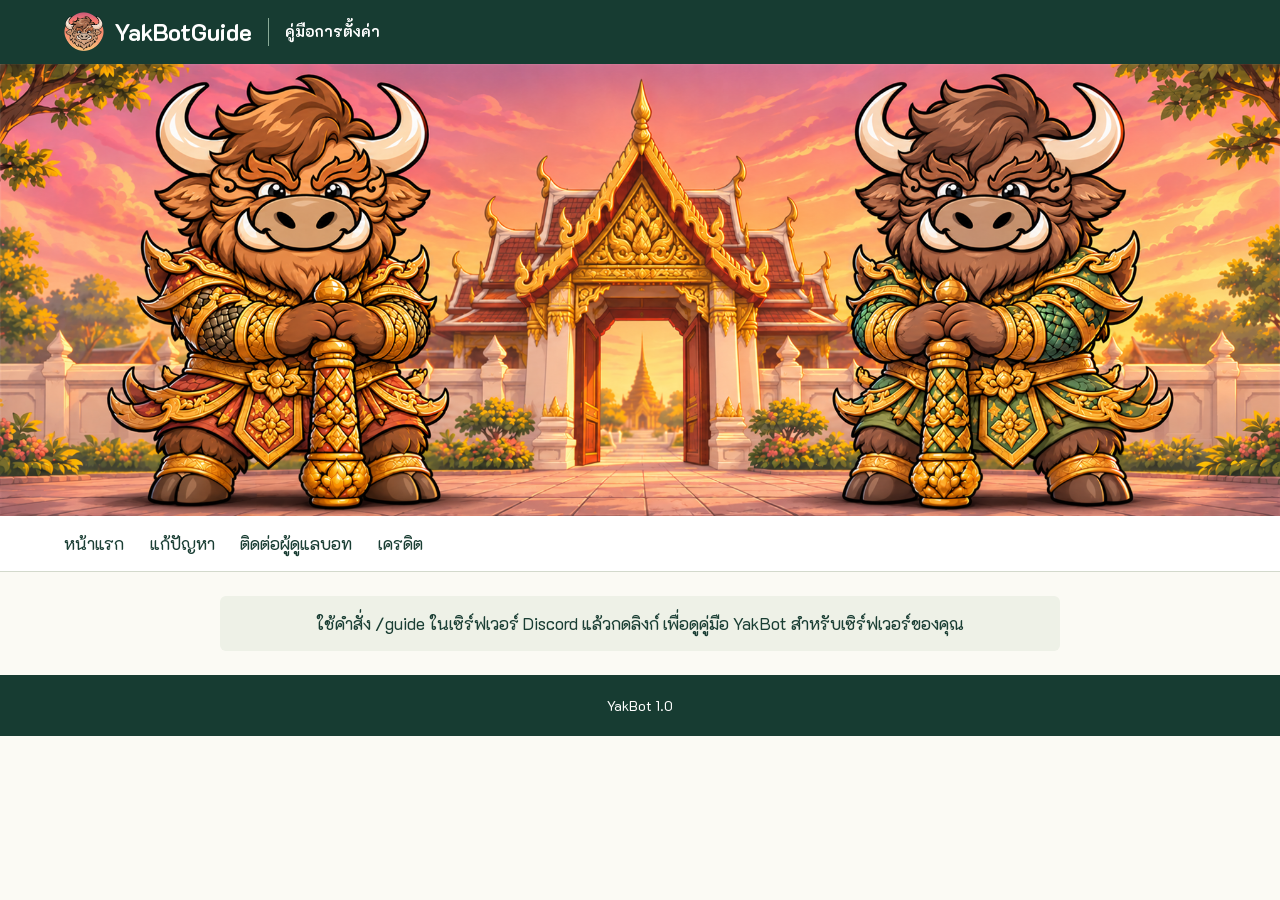
<file: monitor.html>
<!doctype html>
<html lang="th">
<head>
<meta charset="utf-8">
<meta name="viewport" content="width=device-width, initial-scale=1">
<title>มอนิเตอร์และแจ้งเตือน | YakBotGuide</title>
<link rel="icon" href="icon.png">
<link rel="stylesheet" href="style.css">
<script src="guide-key.js" defer></script>
<script src="guide-token.js" defer></script>
<script src="guide.js" defer></script>
</head>
<body>
<a class="skip" href="#content">ข้ามไปยังเนื้อหา</a>
<header><div class="bar"><a class="brand" href="index.html"><img src="icon.png" alt=""><b>YakBotGuide</b></a><span class="tag"><b>คู่มือการตั้งค่า</b></span>
<details class="mobile"><summary aria-label="เมนูหลัก"><span aria-hidden="true">☰</span> เมนู</summary><nav aria-label="เมนูหลักบนมือถือ"><a href="index.html">หน้าแรก</a>
<details class="sub" hidden><summary class="selected">คู่มือระบบ</summary><div class="dropdown"><a href="network.html" data-guide-system="2" hidden>ตรวจเครือข่าย</a>
<a href="monitor.html" data-guide-system="4" hidden aria-current="page">มอนิเตอร์และแจ้งเตือน</a>
<a href="exchange.html" data-guide-system="5" hidden>อัตราแลกเปลี่ยน</a>
<a href="oil.html" data-guide-system="6" hidden>ราคาน้ำมัน PTT</a>
<a href="gold.html" data-guide-system="7" hidden>ราคาทองสมาคมฯ</a>
<a href="gold-hsh.html" data-guide-system="8" hidden>ราคาทองฮั่วเซ่งเฮง</a>
<a href="players.html" data-guide-system="9" hidden>ประกาศผู้เล่น</a></div></details>
<a href="help.html">แก้ปัญหา</a>
<a href="contact.html">ติดต่อผู้ดูแลบอท</a>
<a href="credits.html">เครดิต</a></nav></details></div></header>
<img class="banner" src="banner.png" alt="แบนเนอร์ YakBot">
<nav class="desk" aria-label="เมนูหลัก"><a href="index.html">หน้าแรก</a>
<details class="sub" hidden><summary class="selected">คู่มือระบบ</summary><div class="dropdown"><a href="network.html" data-guide-system="2" hidden>ตรวจเครือข่าย</a>
<a href="monitor.html" data-guide-system="4" hidden aria-current="page">มอนิเตอร์และแจ้งเตือน</a>
<a href="exchange.html" data-guide-system="5" hidden>อัตราแลกเปลี่ยน</a>
<a href="oil.html" data-guide-system="6" hidden>ราคาน้ำมัน PTT</a>
<a href="gold.html" data-guide-system="7" hidden>ราคาทองสมาคมฯ</a>
<a href="gold-hsh.html" data-guide-system="8" hidden>ราคาทองฮั่วเซ่งเฮง</a>
<a href="players.html" data-guide-system="9" hidden>ประกาศผู้เล่น</a></div></details>
<a href="help.html">แก้ปัญหา</a>
<a href="contact.html">ติดต่อผู้ดูแลบอท</a>
<a href="credits.html">เครดิต</a></nav>
<aside id="guide-status" class="guide-status" aria-live="polite">
<p align="center">ใช้คำสั่ง /guide ในเซิร์ฟเวอร์ Discord แล้วกดลิงก์ เพื่อดูคู่มือ YakBot สำหรับเซิร์ฟเวอร์ของคุณ</p>
<button type="button" hidden>เปลี่ยนเซิร์ฟเวอร์</button>
<noscript>เปิด JavaScript ในเบราว์เซอร์เพื่อตรวจลิงก์และแสดงคู่มือ</noscript>
</aside>
<main id="content" data-guide-system="4" hidden>
<p class="eyebrow">ระบบเปิดให้เซิร์ฟเวอร์ใหม่</p>
<h1>มอนิเตอร์และแจ้งเตือน</h1>
<p>ติดตามสถานะเว็บไซต์หรือโฮสต์ต่อเนื่อง และแจ้งเมื่อสถานะเปลี่ยน</p>
<h2>วิธีใช้งาน</h2><ol>
<li>ใช้ <code>/add-monitor-post</code> เลือกช่องโพสต์ ช่องแจ้งเตือน และเปิดหรือพักการแจ้งเตือน</li>
<li>เลือก <code>/add-monitor-target-http</code>, <code>/add-monitor-target-tcp</code> หรือ <code>/add-monitor-target-icmp</code> แล้วเลือก Post ID ในฟอร์ม กรอก Target ID ชื่อที่แสดง และปลายทาง บอทจะทดสอบก่อนบันทึก</li>
<li>ใช้ <code>/detail-monitor-post</code> ดูผล หรือ <code>/update-monitor-post</code> ย้ายช่อง ใช้ <code>/remove-monitor-target</code> เพื่อลบปลายทางเดียว การใช้ <code>/remove-monitor-post</code> จะลบทั้งโพสต์และเป้าหมายภายใน</li></ol>
</main><footer align="center">YakBot 1.0</footer>
</body></html>
</file>
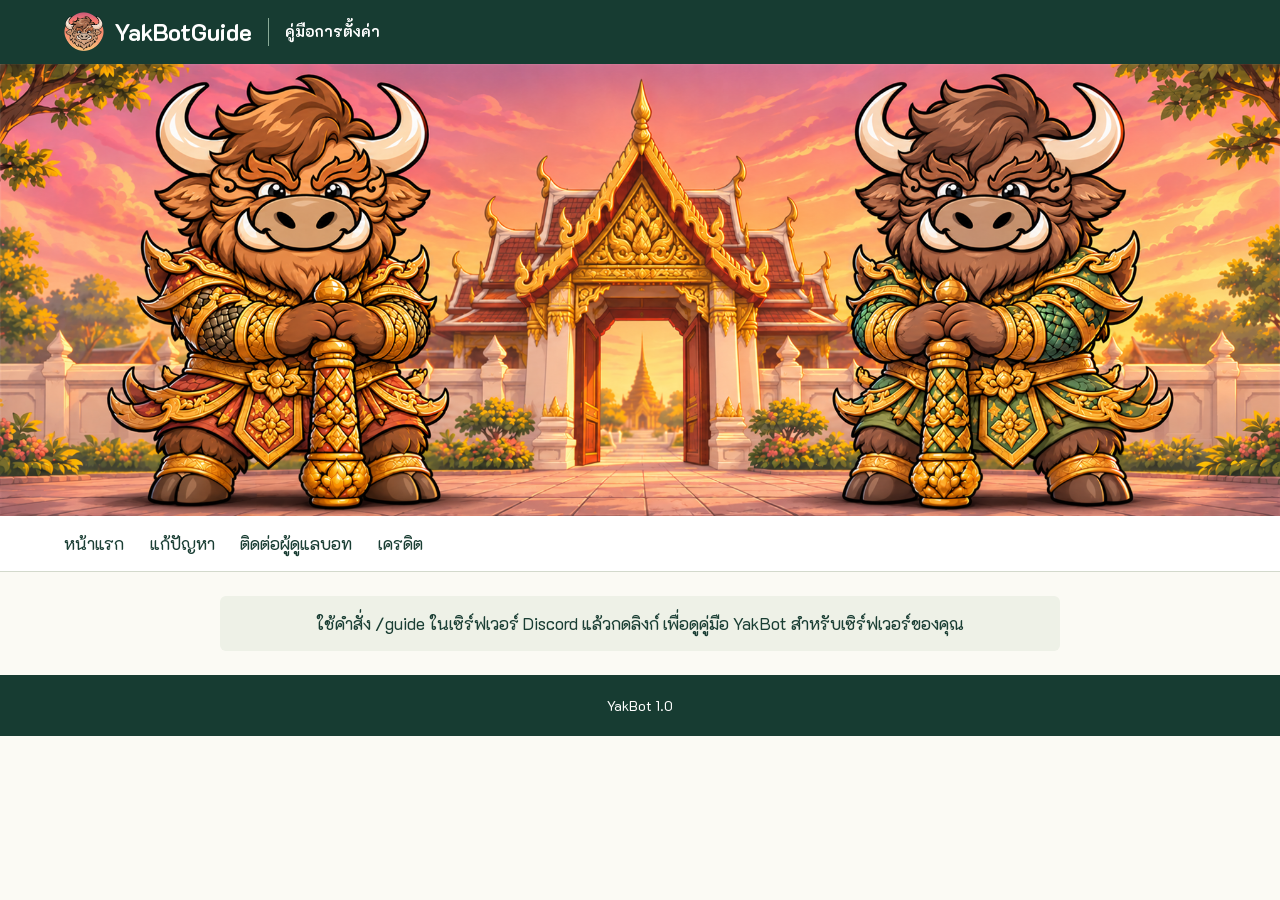
<file: network.html>
<!doctype html>
<html lang="th">
<head>
<meta charset="utf-8">
<meta name="viewport" content="width=device-width, initial-scale=1">
<title>ตรวจเครือข่าย | YakBotGuide</title>
<link rel="icon" href="icon.png">
<link rel="stylesheet" href="style.css">
<script src="guide-key.js" defer></script>
<script src="guide-token.js" defer></script>
<script src="guide.js" defer></script>
</head>
<body>
<a class="skip" href="#content">ข้ามไปยังเนื้อหา</a>
<header><div class="bar"><a class="brand" href="index.html"><img src="icon.png" alt=""><b>YakBotGuide</b></a><span class="tag"><b>คู่มือการตั้งค่า</b></span>
<details class="mobile"><summary aria-label="เมนูหลัก"><span aria-hidden="true">☰</span> เมนู</summary><nav aria-label="เมนูหลักบนมือถือ"><a href="index.html">หน้าแรก</a>
<details class="sub" hidden><summary class="selected">คู่มือระบบ</summary><div class="dropdown"><a href="network.html" data-guide-system="2" hidden aria-current="page">ตรวจเครือข่าย</a>
<a href="monitor.html" data-guide-system="4" hidden>มอนิเตอร์และแจ้งเตือน</a>
<a href="exchange.html" data-guide-system="5" hidden>อัตราแลกเปลี่ยน</a>
<a href="oil.html" data-guide-system="6" hidden>ราคาน้ำมัน PTT</a>
<a href="gold.html" data-guide-system="7" hidden>ราคาทองสมาคมฯ</a>
<a href="gold-hsh.html" data-guide-system="8" hidden>ราคาทองฮั่วเซ่งเฮง</a>
<a href="players.html" data-guide-system="9" hidden>ประกาศผู้เล่น</a></div></details>
<a href="help.html">แก้ปัญหา</a>
<a href="contact.html">ติดต่อผู้ดูแลบอท</a>
<a href="credits.html">เครดิต</a></nav></details></div></header>
<img class="banner" src="banner.png" alt="แบนเนอร์ YakBot">
<nav class="desk" aria-label="เมนูหลัก"><a href="index.html">หน้าแรก</a>
<details class="sub" hidden><summary class="selected">คู่มือระบบ</summary><div class="dropdown"><a href="network.html" data-guide-system="2" hidden aria-current="page">ตรวจเครือข่าย</a>
<a href="monitor.html" data-guide-system="4" hidden>มอนิเตอร์และแจ้งเตือน</a>
<a href="exchange.html" data-guide-system="5" hidden>อัตราแลกเปลี่ยน</a>
<a href="oil.html" data-guide-system="6" hidden>ราคาน้ำมัน PTT</a>
<a href="gold.html" data-guide-system="7" hidden>ราคาทองสมาคมฯ</a>
<a href="gold-hsh.html" data-guide-system="8" hidden>ราคาทองฮั่วเซ่งเฮง</a>
<a href="players.html" data-guide-system="9" hidden>ประกาศผู้เล่น</a></div></details>
<a href="help.html">แก้ปัญหา</a>
<a href="contact.html">ติดต่อผู้ดูแลบอท</a>
<a href="credits.html">เครดิต</a></nav>
<aside id="guide-status" class="guide-status" aria-live="polite">
<p align="center">ใช้คำสั่ง /guide ในเซิร์ฟเวอร์ Discord แล้วกดลิงก์ เพื่อดูคู่มือ YakBot สำหรับเซิร์ฟเวอร์ของคุณ</p>
<button type="button" hidden>เปลี่ยนเซิร์ฟเวอร์</button>
<noscript>เปิด JavaScript ในเบราว์เซอร์เพื่อตรวจลิงก์และแสดงคู่มือ</noscript>
</aside>
<main id="content" data-guide-system="2" hidden>
<p class="eyebrow">ไม่เปิดเป็นสาธารณะ</p>
<h1>ตรวจเครือข่าย</h1>
<p>ทดสอบการเชื่อมต่อจากฝั่งบอท</p>
<h2>วิธีใช้งาน</h2><ol>
<li>ใช้ <code>/network-check-ping</code> สำหรับ ICMP หรือ <code>/network-check-tcp</code> แล้วระบุโฮสต์และพอร์ต เช่น 443</li>
<li>ใช้ <code>/network-check-http</code> เพื่อตรวจ HTTP หรือ <code>/network-check-web</code> พร้อม URL เต็มเพื่อดูผล DNS, TCP, TLS และ HTTP ทีละขั้น</li>
<li>อ่านผลในข้อความตอบกลับที่เห็นเฉพาะผู้สั่ง</li></ol>
</main><footer align="center">YakBot 1.0</footer>
</body></html>
</file>
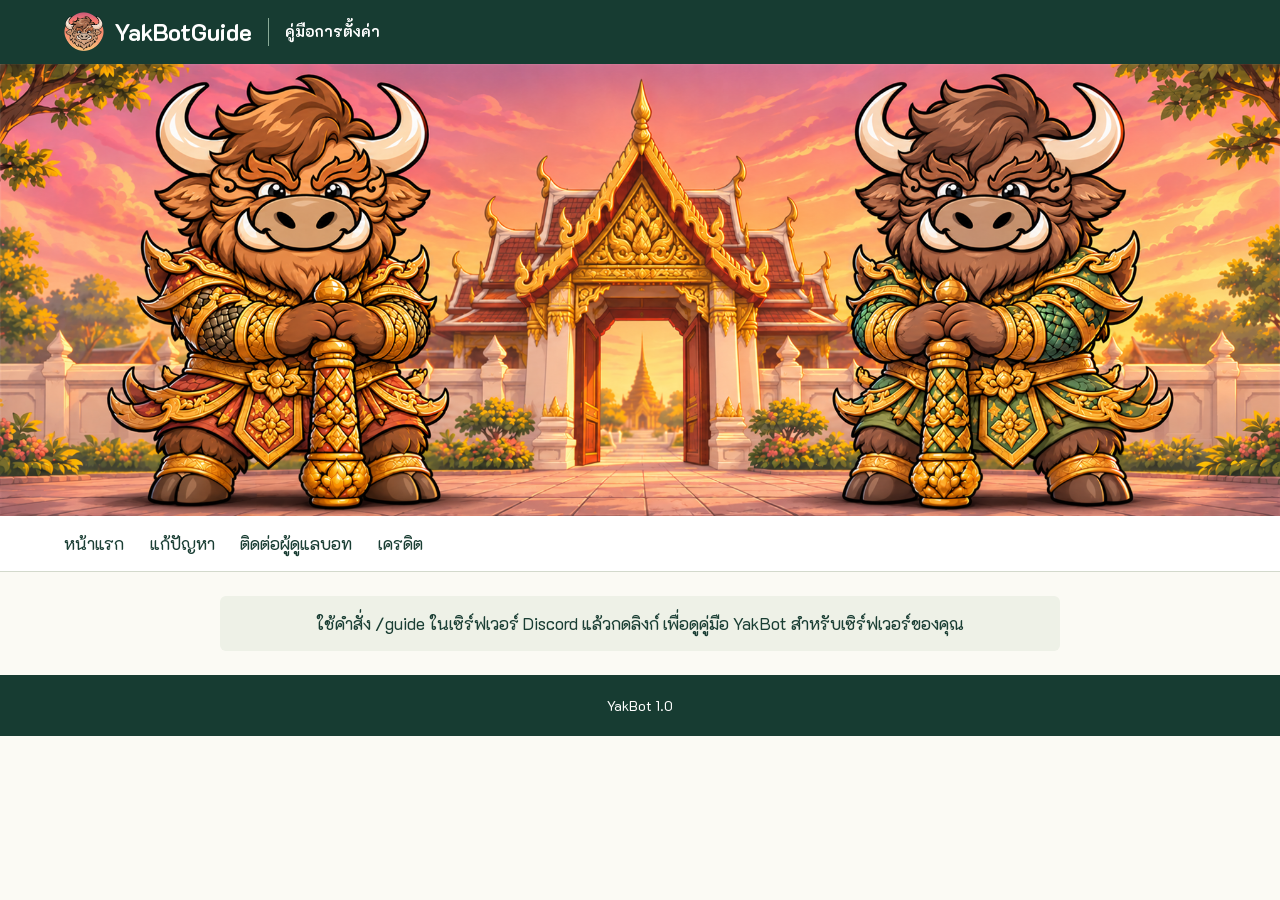
<file: oil.html>
<!doctype html>
<html lang="th">
<head>
<meta charset="utf-8">
<meta name="viewport" content="width=device-width, initial-scale=1">
<title>ราคาน้ำมัน PTT | YakBotGuide</title>
<link rel="icon" href="icon.png">
<link rel="stylesheet" href="style.css">
<script src="guide-key.js" defer></script>
<script src="guide-token.js" defer></script>
<script src="guide.js" defer></script>
</head>
<body>
<a class="skip" href="#content">ข้ามไปยังเนื้อหา</a>
<header><div class="bar"><a class="brand" href="index.html"><img src="icon.png" alt=""><b>YakBotGuide</b></a><span class="tag"><b>คู่มือการตั้งค่า</b></span>
<details class="mobile"><summary aria-label="เมนูหลัก"><span aria-hidden="true">☰</span> เมนู</summary><nav aria-label="เมนูหลักบนมือถือ"><a href="index.html">หน้าแรก</a>
<details class="sub" hidden><summary class="selected">คู่มือระบบ</summary><div class="dropdown"><a href="network.html" data-guide-system="2" hidden>ตรวจเครือข่าย</a>
<a href="monitor.html" data-guide-system="4" hidden>มอนิเตอร์และแจ้งเตือน</a>
<a href="exchange.html" data-guide-system="5" hidden>อัตราแลกเปลี่ยน</a>
<a href="oil.html" data-guide-system="6" hidden aria-current="page">ราคาน้ำมัน PTT</a>
<a href="gold.html" data-guide-system="7" hidden>ราคาทองสมาคมฯ</a>
<a href="gold-hsh.html" data-guide-system="8" hidden>ราคาทองฮั่วเซ่งเฮง</a>
<a href="players.html" data-guide-system="9" hidden>ประกาศผู้เล่น</a></div></details>
<a href="help.html">แก้ปัญหา</a>
<a href="contact.html">ติดต่อผู้ดูแลบอท</a>
<a href="credits.html">เครดิต</a></nav></details></div></header>
<img class="banner" src="banner.png" alt="แบนเนอร์ YakBot">
<nav class="desk" aria-label="เมนูหลัก"><a href="index.html">หน้าแรก</a>
<details class="sub" hidden><summary class="selected">คู่มือระบบ</summary><div class="dropdown"><a href="network.html" data-guide-system="2" hidden>ตรวจเครือข่าย</a>
<a href="monitor.html" data-guide-system="4" hidden>มอนิเตอร์และแจ้งเตือน</a>
<a href="exchange.html" data-guide-system="5" hidden>อัตราแลกเปลี่ยน</a>
<a href="oil.html" data-guide-system="6" hidden aria-current="page">ราคาน้ำมัน PTT</a>
<a href="gold.html" data-guide-system="7" hidden>ราคาทองสมาคมฯ</a>
<a href="gold-hsh.html" data-guide-system="8" hidden>ราคาทองฮั่วเซ่งเฮง</a>
<a href="players.html" data-guide-system="9" hidden>ประกาศผู้เล่น</a></div></details>
<a href="help.html">แก้ปัญหา</a>
<a href="contact.html">ติดต่อผู้ดูแลบอท</a>
<a href="credits.html">เครดิต</a></nav>
<aside id="guide-status" class="guide-status" aria-live="polite">
<p align="center">ใช้คำสั่ง /guide ในเซิร์ฟเวอร์ Discord แล้วกดลิงก์ เพื่อดูคู่มือ YakBot สำหรับเซิร์ฟเวอร์ของคุณ</p>
<button type="button" hidden>เปลี่ยนเซิร์ฟเวอร์</button>
<noscript>เปิด JavaScript ในเบราว์เซอร์เพื่อตรวจลิงก์และแสดงคู่มือ</noscript>
</aside>
<main id="content" data-guide-system="6" hidden>
<p class="eyebrow">ไม่เปิดเป็นสาธารณะ</p>
<h1>ราคาน้ำมัน PTT</h1>
<p>ดูราคาขายปลีกที่ PTT Station ในกรุงเทพฯ และปริมณฑล</p>
<h2>วิธีใช้งาน</h2><ol>
<li>ใช้ <code>/add-oilprices-post</code> เลือกช่องโพสต์</li>
<li>ดูโพสต์ในช่องที่เลือก หรือใช้ <code>/list-oilprices-post</code> เพื่อดู Post ID</li>
<li>เมื่อต้องการย้ายช่อง ใช้ <code>/update-oilprices-post</code> แล้วเลือก ID หากต้องการลบ ใช้ <code>/remove-oilprices-post</code></li></ol>
</main><footer align="center">YakBot 1.0</footer>
</body></html>
</file>
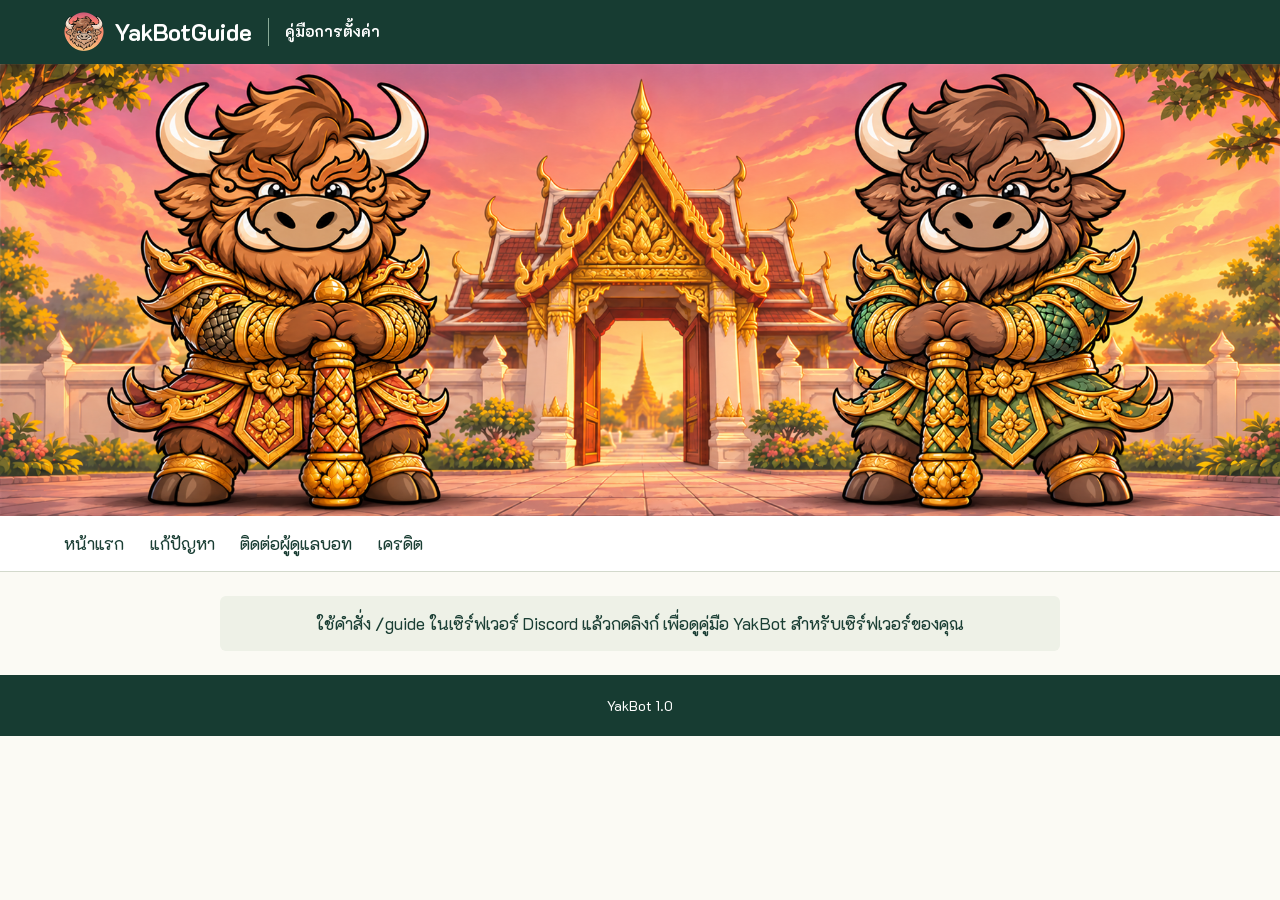
<file: players.html>
<!doctype html>
<html lang="th">
<head>
<meta charset="utf-8">
<meta name="viewport" content="width=device-width, initial-scale=1">
<title>ประกาศผู้เล่น | YakBotGuide</title>
<link rel="icon" href="icon.png">
<link rel="stylesheet" href="style.css">
<script src="guide-key.js" defer></script>
<script src="guide-token.js" defer></script>
<script src="guide.js" defer></script>
</head>
<body>
<a class="skip" href="#content">ข้ามไปยังเนื้อหา</a>
<header><div class="bar"><a class="brand" href="index.html"><img src="icon.png" alt=""><b>YakBotGuide</b></a><span class="tag"><b>คู่มือการตั้งค่า</b></span>
<details class="mobile"><summary aria-label="เมนูหลัก"><span aria-hidden="true">☰</span> เมนู</summary><nav aria-label="เมนูหลักบนมือถือ"><a href="index.html">หน้าแรก</a>
<details class="sub" hidden><summary class="selected">คู่มือระบบ</summary><div class="dropdown"><a href="network.html" data-guide-system="2" hidden>ตรวจเครือข่าย</a>
<a href="monitor.html" data-guide-system="4" hidden>มอนิเตอร์และแจ้งเตือน</a>
<a href="exchange.html" data-guide-system="5" hidden>อัตราแลกเปลี่ยน</a>
<a href="oil.html" data-guide-system="6" hidden>ราคาน้ำมัน PTT</a>
<a href="gold.html" data-guide-system="7" hidden>ราคาทองสมาคมฯ</a>
<a href="gold-hsh.html" data-guide-system="8" hidden>ราคาทองฮั่วเซ่งเฮง</a>
<a href="players.html" data-guide-system="9" hidden aria-current="page">ประกาศผู้เล่น</a></div></details>
<a href="help.html">แก้ปัญหา</a>
<a href="contact.html">ติดต่อผู้ดูแลบอท</a>
<a href="credits.html">เครดิต</a></nav></details></div></header>
<img class="banner" src="banner.png" alt="แบนเนอร์ YakBot">
<nav class="desk" aria-label="เมนูหลัก"><a href="index.html">หน้าแรก</a>
<details class="sub" hidden><summary class="selected">คู่มือระบบ</summary><div class="dropdown"><a href="network.html" data-guide-system="2" hidden>ตรวจเครือข่าย</a>
<a href="monitor.html" data-guide-system="4" hidden>มอนิเตอร์และแจ้งเตือน</a>
<a href="exchange.html" data-guide-system="5" hidden>อัตราแลกเปลี่ยน</a>
<a href="oil.html" data-guide-system="6" hidden>ราคาน้ำมัน PTT</a>
<a href="gold.html" data-guide-system="7" hidden>ราคาทองสมาคมฯ</a>
<a href="gold-hsh.html" data-guide-system="8" hidden>ราคาทองฮั่วเซ่งเฮง</a>
<a href="players.html" data-guide-system="9" hidden aria-current="page">ประกาศผู้เล่น</a></div></details>
<a href="help.html">แก้ปัญหา</a>
<a href="contact.html">ติดต่อผู้ดูแลบอท</a>
<a href="credits.html">เครดิต</a></nav>
<aside id="guide-status" class="guide-status" aria-live="polite">
<p align="center">ใช้คำสั่ง /guide ในเซิร์ฟเวอร์ Discord แล้วกดลิงก์ เพื่อดูคู่มือ YakBot สำหรับเซิร์ฟเวอร์ของคุณ</p>
<button type="button" hidden>เปลี่ยนเซิร์ฟเวอร์</button>
<noscript>เปิด JavaScript ในเบราว์เซอร์เพื่อตรวจลิงก์และแสดงคู่มือ</noscript>
</aside>
<main id="content" data-guide-system="9" hidden>
<p class="eyebrow">ไม่เปิดเป็นสาธารณะ</p>
<h1>ประกาศผู้เล่น</h1>
<p>ส่งประกาศเตือน แบน หรือปลดแบนผู้เล่นให้สมาชิกในช่องเห็น</p>
<h2>วิธีใช้งาน</h2><ol>
<li>ใช้ <code>/configure-player-notice</code> เลือกช่องประกาศ</li>
<li>เปิด <code>/player-notice</code> เลือกประเภทประกาศ กรอกชื่อผู้เล่นและรายละเอียด แล้วส่งฟอร์ม</li>
<li>ตรวจโพสต์ใหม่ในช่องประกาศ หากต้องการให้การแบนหรือปลดแบนมีผลในเกม ให้ดำเนินการในเกมด้วย</li></ol>
</main><footer align="center">YakBot 1.0</footer>
</body></html>
</file>
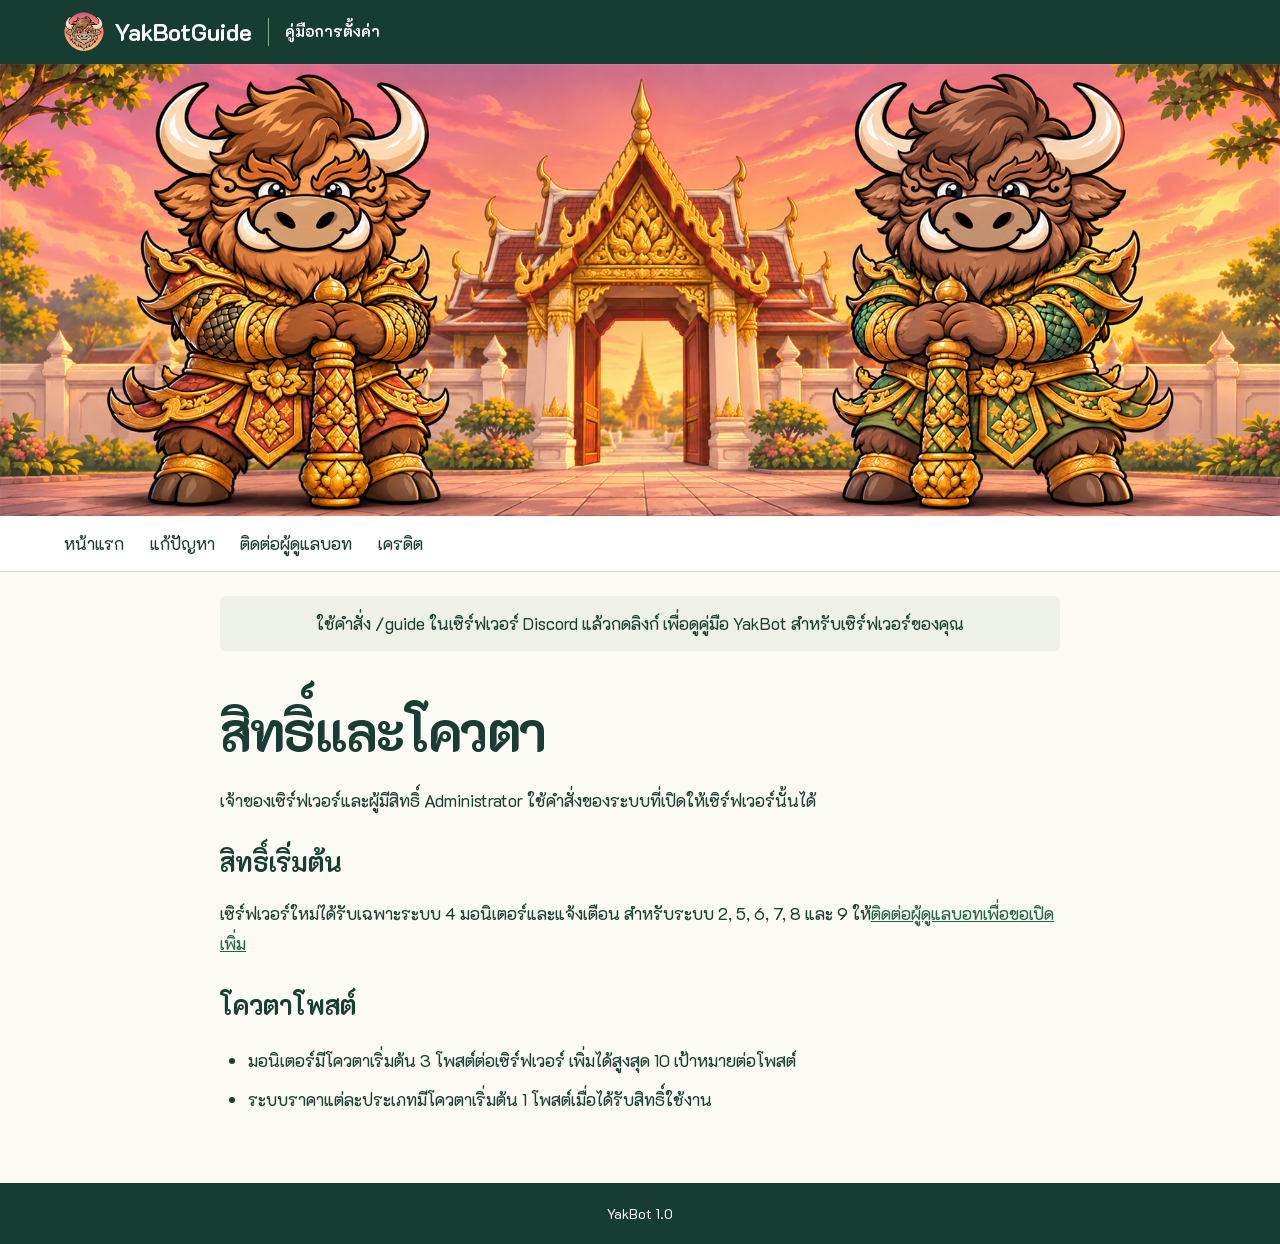
<file: rights.html>
<!doctype html>
<html lang="th">
<head>
<meta charset="utf-8">
<meta name="viewport" content="width=device-width, initial-scale=1">
<title>สิทธิ์และโควตา | YakBotGuide</title>
<link rel="icon" href="icon.png">
<link rel="stylesheet" href="style.css">
<script src="guide-key.js" defer></script>
<script src="guide-token.js" defer></script>
<script src="guide.js" defer></script>
</head>
<body>
<a class="skip" href="#content">ข้ามไปยังเนื้อหา</a>
<header><div class="bar"><a class="brand" href="index.html"><img src="icon.png" alt=""><b>YakBotGuide</b></a><span class="tag"><b>คู่มือการตั้งค่า</b></span>
<details class="mobile"><summary aria-label="เมนูหลัก"><span aria-hidden="true">☰</span> เมนู</summary><nav aria-label="เมนูหลักบนมือถือ"><a href="index.html">หน้าแรก</a>
<details class="sub" hidden><summary>คู่มือระบบ</summary><div class="dropdown"><a href="network.html" data-guide-system="2" hidden>ตรวจเครือข่าย</a>
<a href="monitor.html" data-guide-system="4" hidden>มอนิเตอร์และแจ้งเตือน</a>
<a href="exchange.html" data-guide-system="5" hidden>อัตราแลกเปลี่ยน</a>
<a href="oil.html" data-guide-system="6" hidden>ราคาน้ำมัน PTT</a>
<a href="gold.html" data-guide-system="7" hidden>ราคาทองสมาคมฯ</a>
<a href="gold-hsh.html" data-guide-system="8" hidden>ราคาทองฮั่วเซ่งเฮง</a>
<a href="players.html" data-guide-system="9" hidden>ประกาศผู้เล่น</a></div></details>
<a href="help.html">แก้ปัญหา</a>
<a href="contact.html">ติดต่อผู้ดูแลบอท</a>
<a href="credits.html">เครดิต</a></nav></details></div></header>
<img class="banner" src="banner.png" alt="แบนเนอร์ YakBot">
<nav class="desk" aria-label="เมนูหลัก"><a href="index.html">หน้าแรก</a>
<details class="sub" hidden><summary>คู่มือระบบ</summary><div class="dropdown"><a href="network.html" data-guide-system="2" hidden>ตรวจเครือข่าย</a>
<a href="monitor.html" data-guide-system="4" hidden>มอนิเตอร์และแจ้งเตือน</a>
<a href="exchange.html" data-guide-system="5" hidden>อัตราแลกเปลี่ยน</a>
<a href="oil.html" data-guide-system="6" hidden>ราคาน้ำมัน PTT</a>
<a href="gold.html" data-guide-system="7" hidden>ราคาทองสมาคมฯ</a>
<a href="gold-hsh.html" data-guide-system="8" hidden>ราคาทองฮั่วเซ่งเฮง</a>
<a href="players.html" data-guide-system="9" hidden>ประกาศผู้เล่น</a></div></details>
<a href="help.html">แก้ปัญหา</a>
<a href="contact.html">ติดต่อผู้ดูแลบอท</a>
<a href="credits.html">เครดิต</a></nav>
<aside id="guide-status" class="guide-status" aria-live="polite">
<p align="center">ใช้คำสั่ง /guide ในเซิร์ฟเวอร์ Discord แล้วกดลิงก์ เพื่อดูคู่มือ YakBot สำหรับเซิร์ฟเวอร์ของคุณ</p>
<button type="button" hidden>เปลี่ยนเซิร์ฟเวอร์</button>
<noscript>เปิด JavaScript ในเบราว์เซอร์เพื่อตรวจลิงก์และแสดงคู่มือ</noscript>
</aside>
<main id="content">

<h1>สิทธิ์และโควตา</h1>
<p>เจ้าของเซิร์ฟเวอร์และผู้มีสิทธิ์ Administrator ใช้คำสั่งของระบบที่เปิดให้เซิร์ฟเวอร์นั้นได้</p>
<h2>สิทธิ์เริ่มต้น</h2><p>เซิร์ฟเวอร์ใหม่ได้รับเฉพาะระบบ 4 มอนิเตอร์และแจ้งเตือน สำหรับระบบ 2, 5, 6, 7, 8 และ 9 ให้<a href="contact.html">ติดต่อผู้ดูแลบอทเพื่อขอเปิดเพิ่ม</a></p>
<h2>โควตาโพสต์</h2><ul>
<li>มอนิเตอร์มีโควตาเริ่มต้น 3 โพสต์ต่อเซิร์ฟเวอร์ เพิ่มได้สูงสุด 10 เป้าหมายต่อโพสต์</li>
<li>ระบบราคาแต่ละประเภทมีโควตาเริ่มต้น 1 โพสต์เมื่อได้รับสิทธิ์ใช้งาน</li></ul>
</main><footer align="center">YakBot 1.0</footer>
</body></html>
</file>
<file: style.css>
@import url("https://fonts.googleapis.com/css2?family=K2D:wght@400;700&display=swap");

:root { color-scheme: light; --ink: #193d33; --green: #173c32; --line: #d3d9cc; --margin: max(5vw, calc((100vw - 1160px)/2)); }
* { box-sizing: border-box; }
body { margin: 0; background: #fbfaf4; color: var(--ink); font: 17px/1.82 "K2D", Tahoma, sans-serif; }
header, footer { background: var(--green); color: #fff; }
.bar, .desk, footer { padding-inline: var(--margin); }
.bar, .brand, .desk { display: flex; align-items: center; }
.bar { position: relative; min-height: 64px; gap: 16px; }
.brand { gap: 10px; color: white; font: 700 24px/1 "K2D", sans-serif; text-decoration: none; }
.brand img { width: 40px; height: 40px; border-radius: 10px; }
.tag { padding-left: 16px; border-left: 1px solid #8aab98; font-size: 15px; }
.banner { width: 100%; height: auto; display: block; }
.desk { gap: clamp(10px, 2vw, 32px); background: #fff; border-bottom: 1px solid var(--line); }
nav a, nav summary { color: var(--ink); padding: 12px 0; text-decoration: none; display: block; }
nav [aria-current], nav .selected { color: #805315; font-weight: bold; }
summary { cursor: pointer; }
.sub { position: relative; }
.sub > summary::after { content: " ▾"; }
.sub > summary { list-style: none; }
.dropdown, .mobile nav { background: #fff; color: var(--ink); padding: 8px 20px; border: 1px solid var(--line); box-shadow: 0 8px 18px #193d331c; }
.dropdown { position: absolute; left: 0; z-index: 1; min-width: 255px; }
.dropdown a { padding-block: 7px; }
.mobile { display: none; }
main { width: min(100% - 40px, 840px); margin: 42px auto 64px; }
h1, h2 { line-height: 1.4; }
h1 { font-size: clamp(32px, 5vw, 54px); margin: 0 0 16px; letter-spacing: -.025em; }
h2 { font-size: 26px; margin: 28px 0 8px; }
.eyebrow { color: #815c25; font-size: 15px; margin-bottom: 6px; }
a { color: #246446; }
a:hover { text-decoration: underline; }
.invite { display: inline-block; padding: 10px 20px; border-radius: 6px; background: var(--green); color: white; font-weight: bold; text-decoration: none; }
li { padding-block: 4px; }
ol, ul { padding-left: 1.65em; }
code { font: .93em Consolas, monospace; overflow-wrap: anywhere; padding: 2px 5px; background: #e9ede3; }
main details { border-bottom: 1px solid var(--line); padding: 14px 0; }
main summary { font-weight: bold; }
footer { padding-block: 18px; font-size: 14px; }
.skip { position: absolute; left: -9999px; }
.skip:focus { z-index: 5; left: 5px; background: white; }
:focus-visible { outline: 3px solid #b78231; outline-offset: 3px; }
@media (max-width: 820px) {
  .desk { display: none; }
  .bar { gap: 8px; flex-wrap: wrap; padding: 10px 4%; }
  .brand { font-size: 19px; gap: 6px; }
  .brand img { width: 32px; height: 32px; }
  .tag { font-size: 12px; padding-left: 7px; }
  .mobile { display: block; margin-left: auto; }
  .mobile > summary { list-style: none; padding: 6px; }
  .mobile nav { position: absolute; top: 100%; right: 0; width: min(100vw, 350px); z-index: 2; }
  .mobile nav a, .mobile nav summary { padding-block: 7px; }
  .mobile .dropdown { position: static; padding-left: 14px; border: 0; border-left: 2px solid var(--line); box-shadow: none; }
  main { margin-top: 24px; }
}

/* Guide access state must also override navigation and layout display rules. */
[hidden] { display: none !important; }
.guide-status { width: min(100% - 40px, 840px); margin: 24px auto; padding: 12px 16px; background: #eef1e7; border-radius: 6px; overflow-wrap: anywhere; }
.guide-status p { margin: 0; }
.guide-status button { margin-top: 8px; padding: 6px 12px; font: inherit; color: var(--ink); background: white; border: 1px solid var(--line); border-radius: 4px; cursor: pointer; }

main img { max-width: 100%; height: auto; }
</file>
